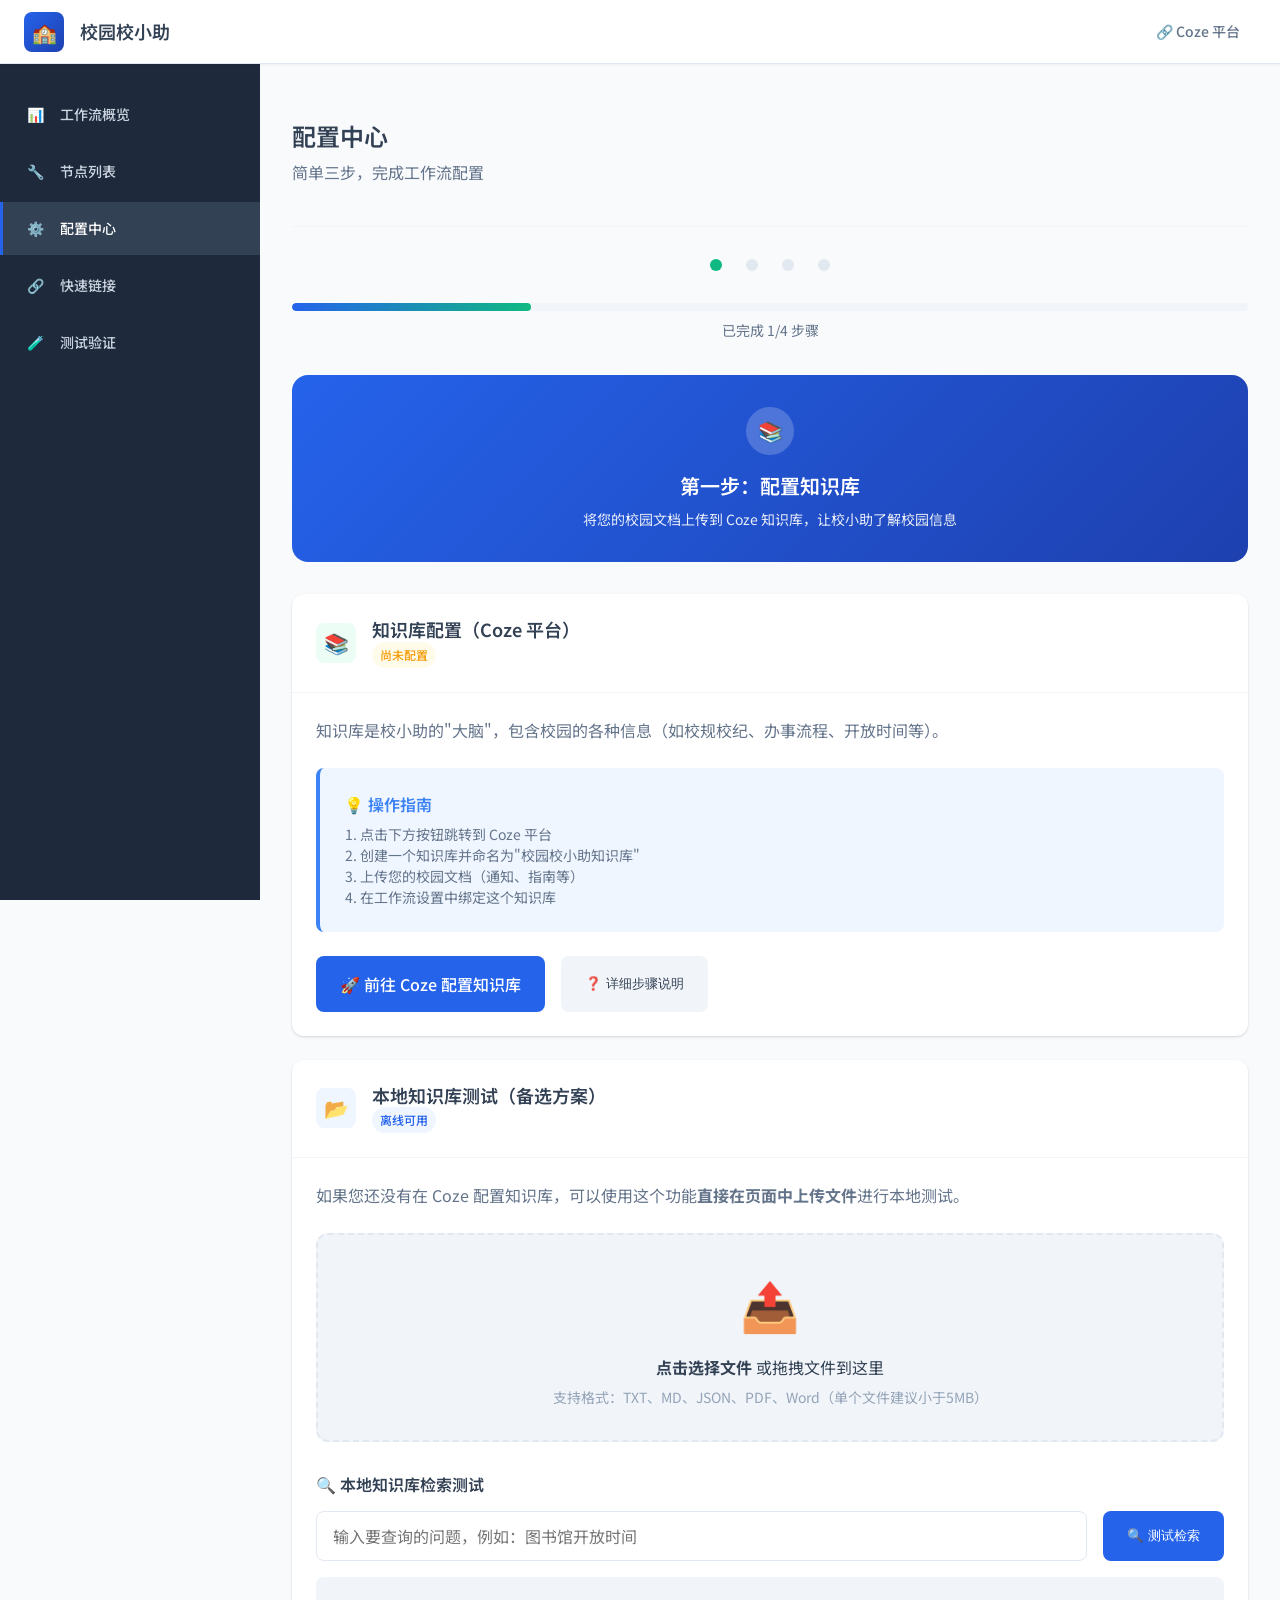
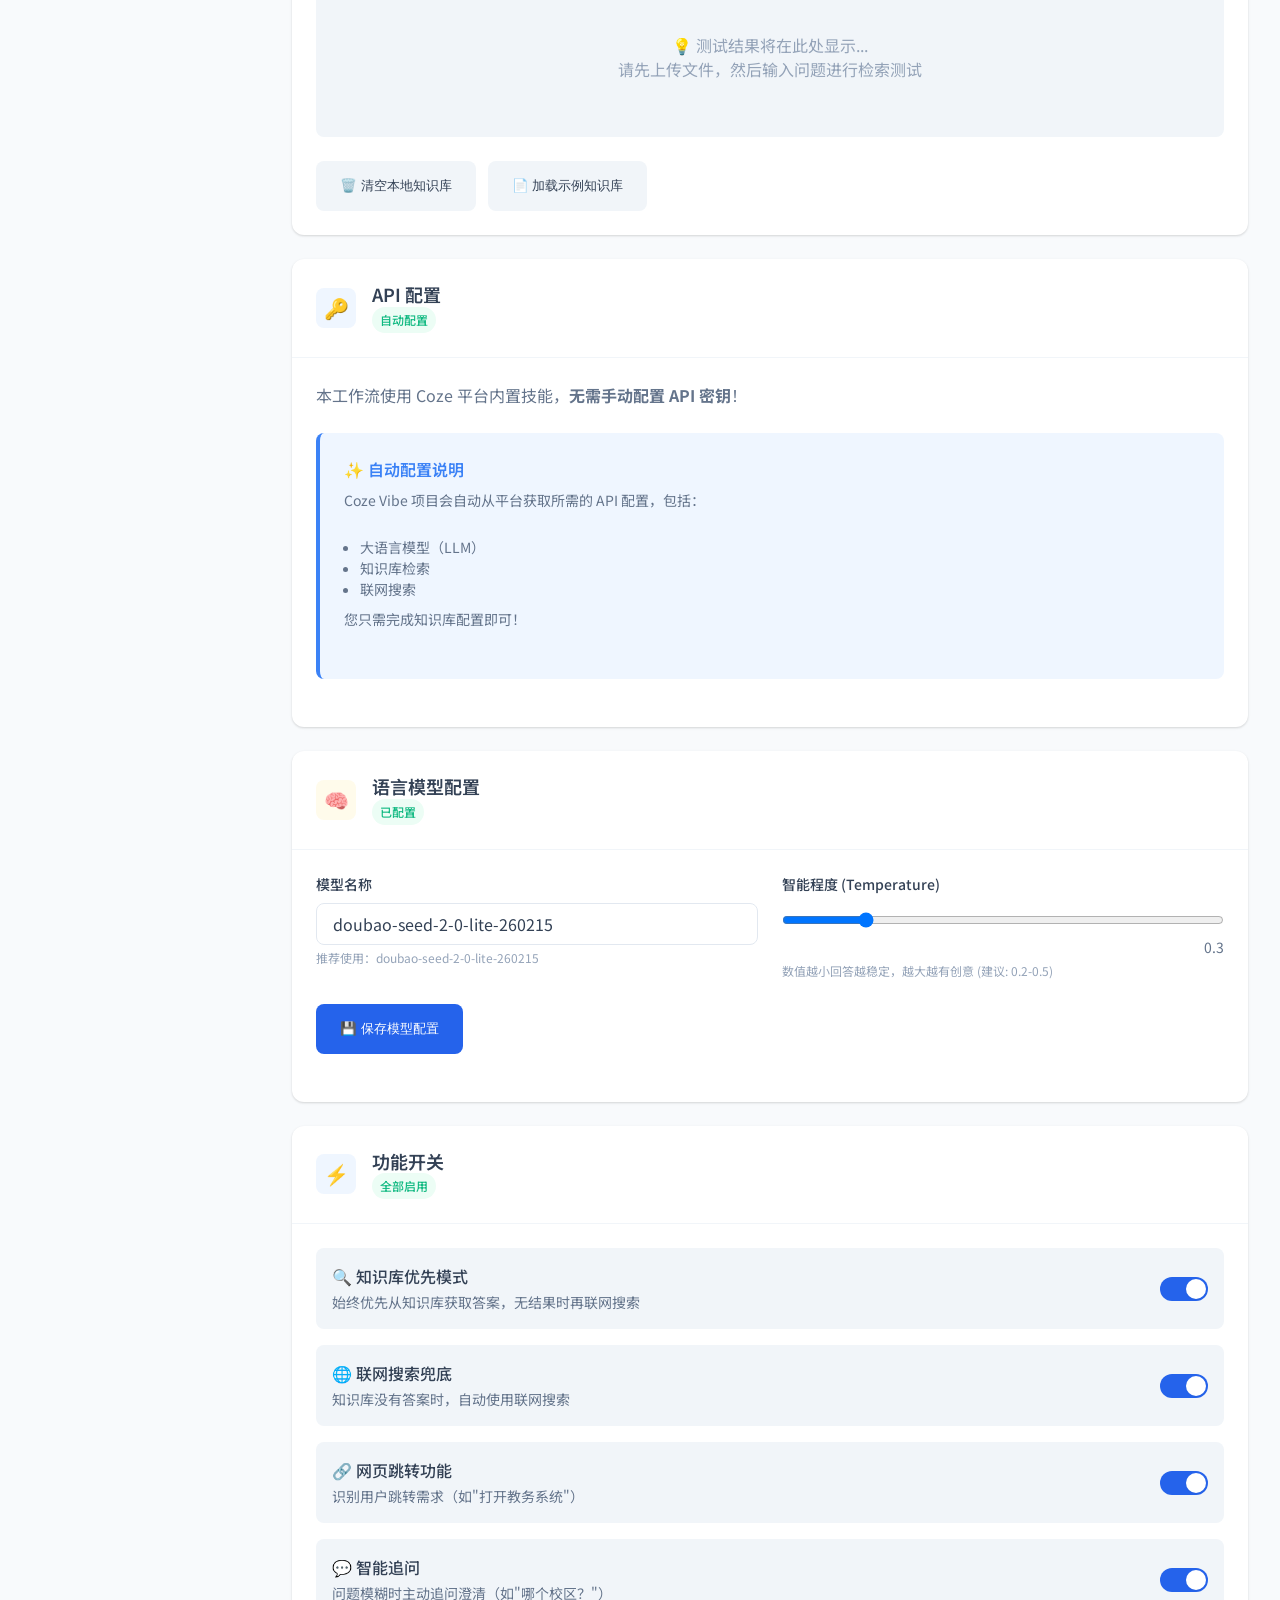
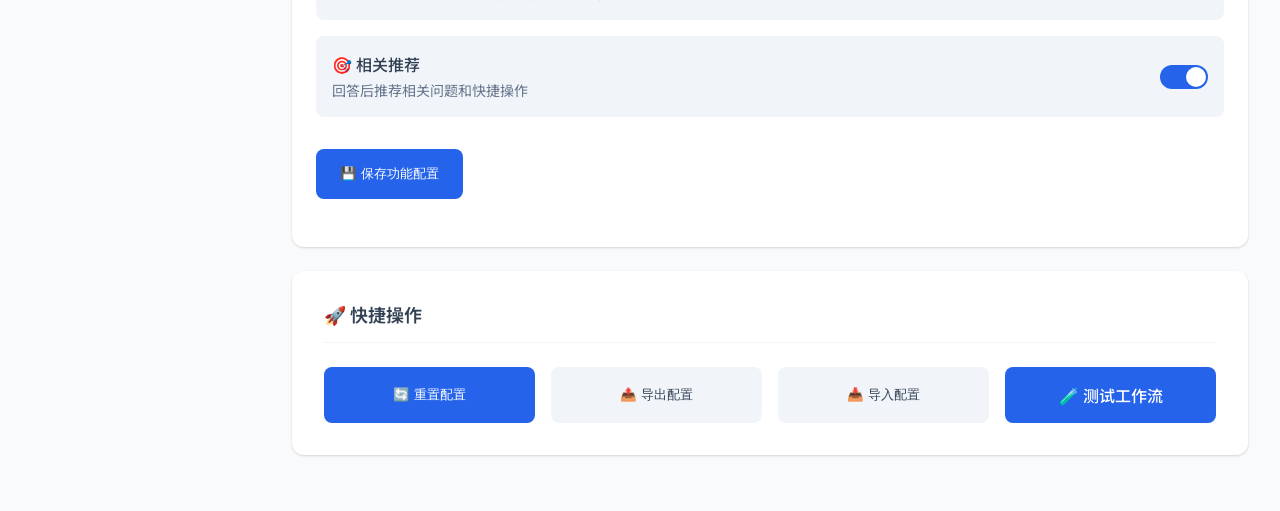
<file: projects/ui/config.html>
﻿﻿﻿﻿<!DOCTYPE html>
<html lang="zh-CN">
<head>
  <meta charset="UTF-8">
  <meta name="viewport" content="width=device-width, initial-scale=1.0">
  <title>校园校小助 - 配置中心</title>
  
  <!-- Fonts -->
  <link rel="preconnect" href="https://fonts.googleapis.com">
  <link rel="preconnect" href="https://fonts.gstatic.com" crossorigin>
  <link href="https://fonts.googleapis.com/css2?family=Noto+Sans+SC:wght@400;500;600;700&display=swap" rel="stylesheet">
  
  <!-- Styles -->
  <link rel="stylesheet" href="css/style.css">
  
  <style>
    /* 简化配置页面样式 */
    .wizard-step {
      background: linear-gradient(135deg, var(--primary) 0%, var(--primary-dark) 100%);
      color: white;
      padding: var(--spacing-xl);
      border-radius: var(--radius-xl);
      margin-bottom: var(--spacing-xl);
      text-align: center;
    }
    
    .wizard-step__number {
      width: 48px;
      height: 48px;
      border-radius: 50%;
      background: rgba(255, 255, 255, 0.2);
      display: flex;
      align-items: center;
      justify-content: center;
      font-size: var(--text-xl);
      font-weight: 700;
      margin: 0 auto var(--spacing-md);
    }
    
    .wizard-step__title {
      font-size: var(--text-xl);
      font-weight: 600;
      margin-bottom: var(--spacing-sm);
    }
    
    .wizard-step__desc {
      opacity: 0.9;
      font-size: var(--text-sm);
    }
    
    .config-card {
      background: var(--bg-secondary);
      border-radius: var(--radius-lg);
      box-shadow: var(--shadow);
      overflow: hidden;
      margin-bottom: var(--spacing-lg);
    }
    
    .config-card__header {
      padding: var(--spacing-lg);
      border-bottom: 1px solid var(--border-light);
      display: flex;
      align-items: center;
      gap: var(--spacing-md);
    }
    
    .config-card__icon {
      width: 40px;
      height: 40px;
      border-radius: var(--radius-md);
      display: flex;
      align-items: center;
      justify-content: center;
      font-size: var(--text-xl);
    }
    
    .config-card__title {
      font-size: var(--text-lg);
      font-weight: 600;
      margin: 0;
    }
    
    .config-card__body {
      padding: var(--spacing-lg);
    }
    
    .config-card__body p {
      color: var(--text-secondary);
      margin-bottom: var(--spacing-lg);
    }
    
    .action-btn {
      display: inline-flex;
      align-items: center;
      gap: var(--spacing-sm);
      padding: var(--spacing-md) var(--spacing-lg);
      background: var(--primary);
      color: white;
      border-radius: var(--radius-md);
      text-decoration: none;
      font-weight: 500;
      transition: all var(--transition);
      border: none;
      cursor: pointer;
    }
    
    .action-btn:hover {
      background: var(--primary-dark);
      transform: translateY(-2px);
      box-shadow: var(--shadow-lg);
    }
    
    .action-btn--secondary {
      background: var(--bg-tertiary);
      color: var(--text-primary);
    }
    
    .action-btn--secondary:hover {
      background: var(--border);
    }
    
    .step-indicator {
      display: flex;
      justify-content: center;
      gap: var(--spacing-lg);
      margin-bottom: var(--spacing-xl);
    }
    
    .step-dot {
      width: 12px;
      height: 12px;
      border-radius: 50%;
      background: var(--border);
      transition: all var(--transition);
    }
    
    .step-dot.active {
      background: var(--primary);
      transform: scale(1.3);
    }
    
    .step-dot.completed {
      background: var(--success);
    }
    
    .config-section {
      background: var(--bg-secondary);
      border-radius: var(--radius-lg);
      padding: var(--spacing-xl);
      margin-bottom: var(--spacing-lg);
      box-shadow: var(--shadow);
    }
    
    .config-section__title {
      font-size: var(--text-lg);
      font-weight: 600;
      margin-bottom: var(--spacing-lg);
      padding-bottom: var(--spacing-md);
      border-bottom: 1px solid var(--border-light);
      display: flex;
      align-items: center;
      gap: var(--spacing-sm);
    }
    
    .form-row {
      display: grid;
      grid-template-columns: repeat(2, 1fr);
      gap: var(--spacing-lg);
    }
    
    @media (max-width: 768px) {
      .form-row {
        grid-template-columns: 1fr;
      }
    }
    
    .toggle-group {
      display: flex;
      align-items: center;
      justify-content: space-between;
      padding: var(--spacing-md);
      background: var(--bg-tertiary);
      border-radius: var(--radius-md);
      margin-bottom: var(--spacing-md);
    }
    
    .toggle-group__label {
      font-weight: 500;
      color: var(--text-primary);
    }
    
    .toggle-group__desc {
      font-size: var(--text-sm);
      color: var(--text-secondary);
      margin-top: var(--spacing-xs);
    }
    
    .toggle {
      position: relative;
      width: 48px;
      height: 24px;
      background: var(--border);
      border-radius: 12px;
      cursor: pointer;
      transition: all var(--transition);
    }
    
    .toggle.active {
      background: var(--primary);
    }
    
    .toggle::after {
      content: '';
      position: absolute;
      top: 2px;
      left: 2px;
      width: 20px;
      height: 20px;
      background: white;
      border-radius: 50%;
      transition: all var(--transition);
      box-shadow: var(--shadow-sm);
    }
    
    .toggle.active::after {
      left: 26px;
    }
    
    .notification {
      position: fixed;
      top: var(--spacing-xl);
      right: var(--spacing-xl);
      padding: var(--spacing-md) var(--spacing-lg);
      border-radius: var(--radius-md);
      display: flex;
      align-items: center;
      gap: var(--spacing-md);
      box-shadow: var(--shadow-lg);
      z-index: 3000;
      animation: slideIn 0.3s ease-out;
    }
    
    .notification--success {
      background: var(--success);
      color: white;
    }
    
    .notification--error {
      background: var(--error);
      color: white;
    }
    
    .notification--info {
      background: var(--info);
      color: white;
    }
    
    .notification--warning {
      background: var(--warning);
      color: white;
    }
    
    .notification--fadeout {
      animation: fadeOut 0.3s ease-out forwards;
    }
    
    @keyframes slideIn {
      from {
        opacity: 0;
        transform: translateX(100px);
      }
      to {
        opacity: 1;
        transform: translateX(0);
      }
    }
    
    @keyframes fadeOut {
      to {
        opacity: 0;
        transform: translateX(100px);
      }
    }
    
    .help-card {
      background: var(--info-bg);
      border-left: 4px solid var(--info);
      padding: var(--spacing-lg);
      border-radius: var(--radius-md);
      margin-bottom: var(--spacing-lg);
    }
    
    .help-card__title {
      font-weight: 600;
      color: var(--info);
      margin-bottom: var(--spacing-sm);
    }
    
    .help-card__content {
      color: var(--text-secondary);
      font-size: var(--text-sm);
    }
    
    .status-badge {
      display: inline-flex;
      align-items: center;
      gap: 4px;
      padding: 4px 8px;
      border-radius: var(--radius-full);
      font-size: var(--text-xs);
      font-weight: 500;
    }
    
    .status-badge--success {
      background: var(--success-bg);
      color: var(--success);
    }
    
    .status-badge--warning {
      background: var(--warning-bg);
      color: var(--warning);
    }
    
    .status-badge--error {
      background: var(--error-bg);
      color: var(--error);
    }
    
    .status-badge--info {
      background: var(--primary-bg);
      color: var(--primary);
    }
    
    .progress-bar {
      height: 8px;
      background: var(--bg-tertiary);
      border-radius: 4px;
      overflow: hidden;
      margin-bottom: var(--spacing-sm);
    }
    
    .progress-bar__fill {
      height: 100%;
      background: linear-gradient(90deg, var(--primary) 0%, var(--success) 100%);
      border-radius: 4px;
      transition: width var(--transition);
    }
    
    /* 上传区域样式 */
    .upload-area {
      border: 2px dashed var(--border);
      border-radius: var(--radius-lg);
      padding: var(--spacing-xl);
      text-align: center;
      transition: all var(--transition);
      background: var(--bg-tertiary);
      cursor: pointer;
    }
    
    .upload-area:hover {
      border-color: var(--primary);
      background: var(--primary-bg);
    }
    
    .upload-area.dragover {
      border-color: var(--primary);
      background: var(--primary-bg);
      transform: scale(1.02);
    }
    
    .upload-area__icon {
      font-size: 3rem;
      margin-bottom: var(--spacing-md);
    }
    
    .upload-area__text {
      font-size: var(--text-base);
      color: var(--text-primary);
      margin-bottom: var(--spacing-sm);
    }
    
    .upload-area__hint {
      font-size: var(--text-sm);
      color: var(--text-tertiary);
    }
    
    /* 文件列表样式 */
    .file-list {
      display: flex;
      flex-direction: column;
      gap: var(--spacing-sm);
    }
    
    .file-item {
      display: flex;
      align-items: center;
      justify-content: space-between;
      padding: var(--spacing-md);
      background: var(--bg-tertiary);
      border-radius: var(--radius-md);
      transition: all var(--transition);
    }
    
    .file-item:hover {
      background: var(--border);
    }
    
    .file-item__info {
      display: flex;
      align-items: center;
      gap: var(--spacing-md);
      flex: 1;
    }
    
    .file-item__icon {
      font-size: 1.5rem;
    }
    
    .file-item__name {
      font-weight: 500;
      color: var(--text-primary);
    }
    
    .file-item__size {
      font-size: var(--text-xs);
      color: var(--text-tertiary);
    }
    
    .file-item__delete {
      padding: 4px 8px;
      background: var(--error-bg);
      color: var(--error);
      border: none;
      border-radius: var(--radius-sm);
      cursor: pointer;
      font-size: var(--text-xs);
      transition: all var(--transition);
    }
    
    .file-item__delete:hover {
      background: var(--error);
      color: white;
    }
    
    /* 测试区域样式 */
    .test-input-group {
      display: flex;
      gap: var(--spacing-md);
    }
    
    @media (max-width: 768px) {
      .test-input-group {
        flex-direction: column;
      }
    }
    
    .test-results {
      background: var(--bg-tertiary);
      border-radius: var(--radius-md);
      padding: var(--spacing-lg);
      max-height: 400px;
      overflow-y: auto;
    }
    
    .test-results__placeholder {
      text-align: center;
      color: var(--text-tertiary);
      padding: var(--spacing-xl);
    }
    
    .test-results__item {
      margin-bottom: var(--spacing-md);
      padding-bottom: var(--spacing-md);
      border-bottom: 1px solid var(--border-light);
    }
    
    .test-results__item:last-child {
      border-bottom: none;
      margin-bottom: 0;
      padding-bottom: 0;
    }
    
    .test-results__title {
      font-weight: 600;
      color: var(--text-primary);
      margin-bottom: var(--spacing-sm);
    }
    
    .test-results__content {
      color: var(--text-secondary);
      font-size: var(--text-sm);
      line-height: 1.7;
    }
    
    .test-results__score {
      display: inline-block;
      padding: 2px 8px;
      background: var(--success-bg);
      color: var(--success);
      border-radius: var(--radius-sm);
      font-size: var(--text-xs);
      margin-top: var(--spacing-sm);
    }
  </style>
</head>
<body>
  <!-- Header -->
  <header class="header">
    <div class="header__logo">
      <div class="header__logo-icon">🏫</div>
      <span>校园校小助</span>
    </div>
    <nav class="header__nav">
      <a href="https://www.coze.cn" target="_blank" rel="noopener noreferrer" class="header__link">
        🔗 Coze 平台
      </a>
    </nav>
  </header>

  <!-- Sidebar -->
  <aside class="sidebar">
    <nav>
      <ul class="sidebar__menu">
        <li class="sidebar__item">
          <a href="index.html" class="sidebar__link" data-page="index">
            <span>📊</span>
            <span>工作流概览</span>
          </a>
        </li>
        <li class="sidebar__item">
          <a href="nodes.html" class="sidebar__link" data-page="nodes">
            <span>🔧</span>
            <span>节点列表</span>
          </a>
        </li>
        <li class="sidebar__item">
          <a href="config.html" class="sidebar__link sidebar__link--active" data-page="config">
            <span>⚙️</span>
            <span>配置中心</span>
          </a>
        </li>
        <li class="sidebar__item">
          <a href="links.html" class="sidebar__link" data-page="links">
            <span>🔗</span>
            <span>快速链接</span>
          </a>
        </li>
        <li class="sidebar__item">
          <a href="test.html" class="sidebar__link" data-page="test">
            <span>🧪</span>
            <span>测试验证</span>
          </a>
        </li>
      </ul>
    </nav>
  </aside>

  <!-- Main Content -->
  <main class="main">
    <div class="content">
      <!-- Page Header -->
      <div class="page-header">
        <h1 class="page-header__title">配置中心</h1>
        <p class="page-header__subtitle">简单三步，完成工作流配置</p>
      </div>

      <!-- 进度指示 -->
      <div class="step-indicator">
        <div class="step-dot completed" title="步骤1：知识库"></div>
        <div class="step-dot" title="步骤2：模型配置"></div>
        <div class="step-dot" title="步骤3：功能开关"></div>
        <div class="step-dot" title="步骤4：测试验证"></div>
      </div>

      <!-- 进度条 -->
      <div class="progress-bar">
        <div class="progress-bar__fill" style="width: 25%"></div>
      </div>
      <p style="text-align: center; color: var(--text-secondary); font-size: var(--text-sm); margin-bottom: var(--spacing-xl);">
        已完成 1/4 步骤
      </p>

      <!-- 引导卡片 -->
      <div class="wizard-step animate-fadeIn">
        <div class="wizard-step__number">📚</div>
        <div class="wizard-step__title">第一步：配置知识库</div>
        <div class="wizard-step__desc">将您的校园文档上传到 Coze 知识库，让校小助了解校园信息</div>
      </div>

      <!-- 知识库配置卡片 -->
      <div class="config-card animate-fadeIn">
        <div class="config-card__header">
          <div class="config-card__icon" style="background: var(--success-bg); color: var(--success);">📚</div>
          <div>
            <h3 class="config-card__title">知识库配置（Coze 平台）</h3>
            <span class="status-badge status-badge--warning">尚未配置</span>
          </div>
        </div>
        <div class="config-card__body">
          <p>知识库是校小助的"大脑"，包含校园的各种信息（如校规校纪、办事流程、开放时间等）。</p>
          
          <div class="help-card">
            <div class="help-card__title">💡 操作指南</div>
            <div class="help-card__content">
              <ol style="margin: 0; padding-left: var(--spacing-md);">
                <li>点击下方按钮跳转到 Coze 平台</li>
                <li>创建一个知识库并命名为"校园校小助知识库"</li>
                <li>上传您的校园文档（通知、指南等）</li>
                <li>在工作流设置中绑定这个知识库</li>
              </ol>
            </div>
          </div>
          
          <div style="display: flex; gap: var(--spacing-md);">
            <a href="https://www.coze.cn" target="_blank" class="action-btn">
              🚀 前往 Coze 配置知识库
            </a>
            <button class="action-btn action-btn--secondary" onclick="showKnowledgeHelp()">
              ❓ 详细步骤说明
            </button>
          </div>
        </div>
      </div>

      <!-- 本地知识库测试卡片 -->
      <div class="config-card animate-fadeIn" style="animation-delay: 0.05s;">
        <div class="config-card__header">
          <div class="config-card__icon" style="background: var(--primary-bg); color: var(--primary);">📂</div>
          <div>
            <h3 class="config-card__title">本地知识库测试（备选方案）</h3>
            <span class="status-badge status-badge--info">离线可用</span>
          </div>
        </div>
        <div class="config-card__body">
          <p>如果您还没有在 Coze 配置知识库，可以使用这个功能<strong>直接在页面中上传文件</strong>进行本地测试。</p>
          
          <!-- 文件上传区域 -->
          <div class="upload-area" id="upload-area">
            <input type="file" id="file-input" accept=".txt,.md,.json,.pdf,.doc,.docx" style="display: none;">
            <div class="upload-area__icon">📤</div>
            <div class="upload-area__text">
              <strong>点击选择文件</strong> 或拖拽文件到这里
            </div>
            <div class="upload-area__hint">
              支持格式：TXT、MD、JSON、PDF、Word（单个文件建议小于5MB）
            </div>
          </div>
          
          <!-- 已上传文件列表 -->
          <div id="uploaded-files" class="uploaded-files" style="margin-top: var(--spacing-lg); display: none;">
            <h4 style="font-size: var(--text-base); margin-bottom: var(--spacing-md); color: var(--text-primary);">
              📋 已上传文件：
            </h4>
            <div id="file-list" class="file-list"></div>
          </div>
          
          <!-- 本地测试区域 -->
          <div class="test-area" style="margin-top: var(--spacing-xl);">
            <h4 style="font-size: var(--text-base); margin-bottom: var(--spacing-md); color: var(--text-primary);">
              🔍 本地知识库检索测试
            </h4>
            
            <div class="test-input-group">
              <input type="text" 
                     id="test-query" 
                     class="form-input" 
                     placeholder="输入要查询的问题，例如：图书馆开放时间"
                     style="flex: 1;">
              <button class="action-btn" onclick="testLocalSearch()">
                🔍 测试检索
              </button>
            </div>
            
            <div id="test-results" class="test-results" style="margin-top: var(--spacing-md);">
              <div class="test-results__placeholder">
                💡 测试结果将在此处显示...<br>
                请先上传文件，然后输入问题进行检索测试
              </div>
            </div>
          </div>
          
          <div style="margin-top: var(--spacing-lg);">
            <button class="action-btn action-btn--secondary" onclick="clearLocalKnowledge()">
              🗑️ 清空本地知识库
            </button>
            <button class="action-btn action-btn--secondary" style="margin-left: var(--spacing-sm);" onclick="loadSampleKnowledge()">
              📄 加载示例知识库
            </button>
          </div>
        </div>
      </div>

      <!-- API 配置卡片 -->
      <div class="config-card animate-fadeIn" style="animation-delay: 0.1s;">
        <div class="config-card__header">
          <div class="config-card__icon" style="background: var(--info-bg); color: var(--info);">🔑</div>
          <div>
            <h3 class="config-card__title">API 配置</h3>
            <span class="status-badge status-badge--success">自动配置</span>
          </div>
        </div>
        <div class="config-card__body">
          <p>本工作流使用 Coze 平台内置技能，<strong>无需手动配置 API 密钥</strong>！</p>
          
          <div class="help-card">
            <div class="help-card__title">✨ 自动配置说明</div>
            <div class="help-card__content">
              <p>Coze Vibe 项目会自动从平台获取所需的 API 配置，包括：</p>
              <ul style="margin: var(--spacing-sm) 0; padding-left: var(--spacing-md);">
                <li>大语言模型（LLM）</li>
                <li>知识库检索</li>
                <li>联网搜索</li>
              </ul>
              <p>您只需完成知识库配置即可！</p>
            </div>
          </div>
        </div>
      </div>

      <!-- 模型配置卡片 -->
      <div class="config-card animate-fadeIn" style="animation-delay: 0.2s;">
        <div class="config-card__header">
          <div class="config-card__icon" style="background: var(--warning-bg); color: var(--warning);">🧠</div>
          <div>
            <h3 class="config-card__title">语言模型配置</h3>
            <span class="status-badge status-badge--success">已配置</span>
          </div>
        </div>
        <div class="config-card__body">
          <form id="llm-form">
            <div class="form-row">
              <div class="form-group">
                <label class="form-label">模型名称</label>
                <input type="text" 
                       class="form-input" 
                       name="model" 
                       value="doubao-seed-2-0-lite-260215"
                       placeholder="输入模型名称">
                <div class="form-help">推荐使用：doubao-seed-2-0-lite-260215</div>
              </div>
              
              <div class="form-group">
                <label class="form-label">智能程度 (Temperature)</label>
                <input type="range" 
                       class="form-input" 
                       name="temperature" 
                       value="0.3"
                       min="0"
                       max="2"
                       step="0.1"
                       oninput="this.nextElementSibling.value = this.value">
                <output style="display: block; text-align: right; color: var(--text-secondary); font-size: var(--text-sm);">0.3</output>
                <div class="form-help">数值越小回答越稳定，越大越有创意 (建议: 0.2-0.5)</div>
              </div>
            </div>
            
            <div class="form-group">
              <button type="submit" class="action-btn">💾 保存模型配置</button>
            </div>
          </form>
        </div>
      </div>

      <!-- 功能开关卡片 -->
      <div class="config-card animate-fadeIn" style="animation-delay: 0.3s;">
        <div class="config-card__header">
          <div class="config-card__icon" style="background: var(--primary-bg); color: var(--primary);">⚡</div>
          <div>
            <h3 class="config-card__title">功能开关</h3>
            <span class="status-badge status-badge--success">全部启用</span>
          </div>
        </div>
        <div class="config-card__body">
          <form id="features-form">
            <div class="toggle-group">
              <div>
                <div class="toggle-group__label">🔍 知识库优先模式</div>
                <div class="toggle-group__desc">始终优先从知识库获取答案，无结果时再联网搜索</div>
              </div>
              <div class="toggle active" data-toggle="knowledge_first" onclick="toggleSwitch(this)"></div>
            </div>
            
            <div class="toggle-group">
              <div>
                <div class="toggle-group__label">🌐 联网搜索兜底</div>
                <div class="toggle-group__desc">知识库没有答案时，自动使用联网搜索</div>
              </div>
              <div class="toggle active" data-toggle="web_search_enabled" onclick="toggleSwitch(this)"></div>
            </div>
            
            <div class="toggle-group">
              <div>
                <div class="toggle-group__label">🔗 网页跳转功能</div>
                <div class="toggle-group__desc">识别用户跳转需求（如"打开教务系统"）</div>
              </div>
              <div class="toggle active" data-toggle="jump_enabled" onclick="toggleSwitch(this)"></div>
            </div>
            
            <div class="toggle-group">
              <div>
                <div class="toggle-group__label">💬 智能追问</div>
                <div class="toggle-group__desc">问题模糊时主动追问澄清（如"哪个校区？"）</div>
              </div>
              <div class="toggle active" data-toggle="clarify_enabled" onclick="toggleSwitch(this)"></div>
            </div>
            
            <div class="toggle-group">
              <div>
                <div class="toggle-group__label">🎯 相关推荐</div>
                <div class="toggle-group__desc">回答后推荐相关问题和快捷操作</div>
              </div>
              <div class="toggle active" data-toggle="recommend_enabled" onclick="toggleSwitch(this)"></div>
            </div>
            
            <div class="form-group" style="margin-top: var(--spacing-xl);">
              <button type="submit" class="action-btn">💾 保存功能配置</button>
            </div>
          </form>
        </div>
      </div>

      <!-- 快捷操作 -->
      <div class="config-section animate-fadeIn" style="animation-delay: 0.4s;">
        <h3 class="config-section__title">🚀 快捷操作</h3>
        <div style="display: grid; grid-template-columns: repeat(auto-fit, minmax(200px, 1fr)); gap: var(--spacing-md);">
          <button class="action-btn" style="justify-content: center;" onclick="resetConfig()">
            🔄 重置配置
          </button>
          <button class="action-btn action-btn--secondary" style="justify-content: center;" onclick="exportConfig()">
            📤 导出配置
          </button>
          <button class="action-btn action-btn--secondary" style="justify-content: center;" onclick="importConfig()">
            📥 导入配置
          </button>
          <a href="test.html" class="action-btn" style="justify-content: center;">
            🧪 测试工作流
          </a>
        </div>
      </div>
    </div>
  </main>

  <!-- 帮助弹窗 -->
  <div id="knowledge-help-modal" class="modal" style="display: none;">
    <div class="modal__content">
      <div class="modal__header">
        <h2>📚 知识库配置详细指南</h2>
        <button class="modal__close" onclick="document.getElementById('knowledge-help-modal').style.display='none'">&times;</button>
      </div>
      <div class="modal__body">
        <div style="margin-bottom: var(--spacing-lg);">
          <h3>第一步：登录 Coze 平台</h3>
          <p>访问 <a href="https://www.coze.cn" target="_blank">https://www.coze.cn</a> 登录您的账号</p>
        </div>
        
        <div style="margin-bottom: var(--spacing-lg);">
          <h3>第二步：进入知识库管理</h3>
          <p>在左侧导航栏找到「知识库」或「Knowledge Base」选项，点击进入</p>
        </div>
        
        <div style="margin-bottom: var(--spacing-lg);">
          <h3>第三步：创建知识库</h3>
          <ol>
            <li>点击「创建知识库」按钮</li>
            <li>输入知识库名称：<strong>校园校小助知识库</strong></li>
            <li>选择知识库类型：文档型知识库</li>
            <li>点击「创建」</li>
          </ol>
        </div>
        
        <div style="margin-bottom: var(--spacing-lg);">
          <h3>第四步：上传文档</h3>
          <ol>
            <li>进入知识库详情页</li>
            <li>点击「上传文档」</li>
            <li>选择您的校园文档（支持 PDF、Word、TXT、Markdown 等格式）</li>
            <li>等待文档解析完成</li>
          </ol>
        </div>
        
        <div style="margin-bottom: var(--spacing-lg);">
          <h3>第五步：绑定到工作流</h3>
          <ol>
            <li>返回您的工作流项目</li>
            <li>找到「工作流设置」或「Workflow Settings」</li>
            <li>在「知识库绑定」中选择您创建的知识库</li>
            <li>点击「保存」</li>
          </ol>
        </div>
        
        <div class="help-card">
          <div class="help-card__title">💡 提示</div>
          <div class="help-card__content">
            <p>上传的文档越多，校小助的回答越准确！建议上传：</p>
            <ul>
              <li>校园通知和公告</li>
              <li>校规校纪</li>
              <li>办事指南和流程</li>
              <li>图书馆开放时间</li>
              <li>食堂作息</li>
              <li>考试安排</li>
              <li>奖学金评定标准</li>
            </ul>
          </div>
        </div>
      </div>
      <div class="modal__footer">
        <button class="action-btn action-btn--secondary" onclick="document.getElementById('knowledge-help-modal').style.display='none'">我知道了</button>
        <a href="https://www.coze.cn" target="_blank" class="action-btn">前往配置</a>
      </div>
    </div>
  </div>

  <!-- Scripts -->
  <script src="js/workflow-data.js"></script>
  <script src="js/main.js"></script>
  
  <script>
    // ==================== 本地知识库功能 ====================
    
    const KNOWLEDGE_STORAGE_KEY = 'local_knowledge_base';
    let knowledgeBase = [];
    
    // 初始化
    document.addEventListener('DOMContentLoaded', function() {
      loadKnowledgeBase();
      initUploadArea();
      loadSavedConfig();
    });
    
    // 加载知识库
    function loadKnowledgeBase() {
      const saved = localStorage.getItem(KNOWLEDGE_STORAGE_KEY);
      if (saved) {
        try {
          knowledgeBase = JSON.parse(saved);
          updateFileList();
        } catch (error) {
          console.error('Failed to load knowledge base:', error);
          knowledgeBase = [];
        }
      }
    }
    
    // 保存知识库
    function saveKnowledgeBase() {
      localStorage.setItem(KNOWLEDGE_STORAGE_KEY, JSON.stringify(knowledgeBase));
      updateFileList();
    }
    
    // 初始化上传区域
    function initUploadArea() {
      const uploadArea = document.getElementById('upload-area');
      const fileInput = document.getElementById('file-input');
      
      // 点击上传
      uploadArea.addEventListener('click', function() {
        fileInput.click();
      });
      
      // 文件选择
      fileInput.addEventListener('change', function(e) {
        handleFiles(e.target.files);
      });
      
      // 拖拽上传
      uploadArea.addEventListener('dragover', function(e) {
        e.preventDefault();
        uploadArea.classList.add('dragover');
      });
      
      uploadArea.addEventListener('dragleave', function(e) {
        e.preventDefault();
        uploadArea.classList.remove('dragover');
      });
      
      uploadArea.addEventListener('drop', function(e) {
        e.preventDefault();
        uploadArea.classList.remove('dragover');
        handleFiles(e.dataTransfer.files);
      });
    }
    
    // 处理文件
    function handleFiles(files) {
      if (!files || files.length === 0) return;
      
      Array.from(files).forEach(file => {
        const reader = new FileReader();
        
        reader.onload = function(e) {
          const content = e.target.result;
          const fileData = {
            id: Date.now() + '_' + Math.random().toString(36).substr(2, 9),
            name: file.name,
            size: file.size,
            type: file.type || 'text/plain',
            content: content,
            uploadTime: new Date().toLocaleString('zh-CN')
          };
          
          knowledgeBase.push(fileData);
          saveKnowledgeBase();
          showNotification(`文件「${file.name}」上传成功！`, 'success');
        };
        
        reader.onerror = function() {
          showNotification(`文件「${file.name}」读取失败！`, 'error');
        };
        
        if (file.type === 'application/json' || file.type === 'text/plain' || 
            file.name.endsWith('.txt') || file.name.endsWith('.md') || 
            file.name.endsWith('.json')) {
          reader.readAsText(file);
        } else {
          // 对于 PDF、Word 等格式，读取为文本（简化处理）
          reader.readAsText(file);
        }
      });
    }
    
    // 更新文件列表
    function updateFileList() {
      const fileListContainer = document.getElementById('uploaded-files');
      const fileList = document.getElementById('file-list');
      
      if (knowledgeBase.length === 0) {
        fileListContainer.style.display = 'none';
        return;
      }
      
      fileListContainer.style.display = 'block';
      
      fileList.innerHTML = knowledgeBase.map(file => `
        <div class="file-item">
          <div class="file-item__info">
            <div class="file-item__icon">${getFileIcon(file.type)}</div>
            <div>
              <div class="file-item__name">${file.name}</div>
              <div class="file-item__size">${formatFileSize(file.size)} · ${file.uploadTime}</div>
            </div>
          </div>
          <button class="file-item__delete" onclick="deleteFile('${file.id}')">删除</button>
        </div>
      `).join('');
    }
    
    // 删除文件
    function deleteFile(fileId) {
      knowledgeBase = knowledgeBase.filter(file => file.id !== fileId);
      saveKnowledgeBase();
      showNotification('文件已删除', 'success');
    }
    
    // 清空知识库
    function clearLocalKnowledge() {
      if (confirm('确定要清空本地知识库吗？此操作不可恢复。')) {
        knowledgeBase = [];
        saveKnowledgeBase();
        document.getElementById('test-results').innerHTML = `
          <div class="test-results__placeholder">
            💡 测试结果将在此处显示...<br>
            请先上传文件，然后输入问题进行检索测试
          </div>
        `;
        showNotification('本地知识库已清空', 'success');
      }
    }
    
    // 加载示例知识库
    function loadSampleKnowledge() {
      const sampleData = [
        {
          id: 'sample_1',
          name: '校园通知.txt',
          size: 1024,
          type: 'text/plain',
          content: `校园通知：
          
1. 图书馆开放时间：周一至周五 8:00-22:00，周末 9:00-21:00
2. 食堂作息：早餐 7:00-9:00，午餐 11:00-13:00，晚餐 17:00-19:00
3. 选课时间：2024年春季学期选课时间为2月15日-2月20日
4. 考试安排：期末考试时间为6月15日-6月25日
5. 暑假时间：7月1日-8月31日
6. 校园网服务电话：010-12345678
7. 教务处办公地点：行政楼201室
8. 学生证补办：携带身份证到教务处办理，费用20元
9. 奖学金评定：每学期进行一次，成绩排名前10%可申请
10. 入党流程：提交入党申请书→参加党校培训→成为积极分子→发展为预备党员→转正`,
          uploadTime: new Date().toLocaleString('zh-CN')
        },
        {
          id: 'sample_2',
          name: '校规校纪.md',
          size: 2048,
          type: 'text/markdown',
          content: `# 校规校纪

## 一、日常行为规范
1. 按时上课，不迟到、不早退、不旷课
2. 上课时认真听讲，积极参与课堂互动
3. 遵守考试纪律，诚信考试
4. 爱护公物，保护校园环境
5. 尊敬师长，团结同学

## 二、宿舍管理规定
1. 晚上23:00前必须返回宿舍
2. 宿舍内禁止使用大功率电器
3. 保持宿舍卫生整洁
4. 禁止在宿舍内吸烟、饮酒
5. 来访人员需登记

## 三、请假制度
1. 病假：需提供医院证明
2. 事假：需提前申请，说明原因
3. 请假3天以内由辅导员批准
4. 请假3天以上需教务处批准

## 四、违规处理
1. 迟到早退：累计3次记旷课1次
2. 旷课10学时以上给予警告处分
3. 考试作弊：成绩记零分，视情节严重程度给予处分
4. 打架斗殴：视情节给予严重警告至开除学籍处分
5. 抄袭作业：成绩记零分`,
          uploadTime: new Date().toLocaleString('zh-CN')
        }
      ];
      
      knowledgeBase = [...sampleData];
      saveKnowledgeBase();
      showNotification('示例知识库已加载！包含校园通知和校规校纪', 'success');
    }
    
    // 测试本地检索
    function testLocalSearch() {
      const query = document.getElementById('test-query').value.trim();
      
      if (!query) {
        showNotification('请输入要查询的问题！', 'warning');
        return;
      }
      
      if (knowledgeBase.length === 0) {
        showNotification('请先上传文件到本地知识库！', 'warning');
        return;
      }
      
      // 简单的关键词匹配检索（模拟知识库检索）
      const results = searchKnowledge(query);
      displayResults(query, results);
    }
    
    // 知识库检索
    function searchKnowledge(query) {
      const keywords = query.toLowerCase().split(/\s+/);
      const results = [];
      
      knowledgeBase.forEach(doc => {
        const content = doc.content.toLowerCase();
        let score = 0;
        let matchedKeywords = [];
        
        keywords.forEach(keyword => {
          if (content.includes(keyword)) {
            score += 1;
            matchedKeywords.push(keyword);
          }
        });
        
        // 计算相关性得分
        const relevanceScore = score / keywords.length;
        
        if (relevanceScore > 0) {
          // 提取相关片段
          const snippet = extractSnippet(doc.content, keywords);
          
          results.push({
            document: doc,
            score: relevanceScore,
            matchedKeywords: matchedKeywords,
            snippet: snippet
          });
        }
      });
      
      // 按得分排序
      results.sort((a, b) => b.score - a.score);
      
      return results;
    }
    
    // 提取相关片段
    function extractSnippet(content, keywords) {
      const lines = content.split('\n');
      let bestLine = '';
      let maxMatches = 0;
      
      lines.forEach(line => {
        const lineLower = line.toLowerCase();
        let matches = 0;
        
        keywords.forEach(keyword => {
          if (lineLower.includes(keyword)) {
            matches++;
          }
        });
        
        if (matches > maxMatches) {
          maxMatches = matches;
          bestLine = line.trim();
        }
      });
      
      return bestLine || content.substring(0, 200) + '...';
    }
    
    // 显示检索结果
    function displayResults(query, results) {
      const resultsContainer = document.getElementById('test-results');
      
      if (results.length === 0) {
        resultsContainer.innerHTML = `
          <div class="test-results__placeholder">
            😕 未找到相关结果<br>
            尝试使用其他关键词，或上传更多文档到知识库
          </div>
        `;
        return;
      }
      
      resultsContainer.innerHTML = `
        <div style="margin-bottom: var(--spacing-md); color: var(--text-secondary); font-size: var(--text-sm);">
          找到 ${results.length} 个相关结果：
        </div>
        ${results.slice(0, 5).map((result, index) => `
          <div class="test-results__item">
            <div class="test-results__title">
              ${result.document.name}
              <span class="test-results__score">相关度：${Math.round(result.score * 100)}%</span>
            </div>
            <div class="test-results__content">
              ${result.snippet}
            </div>
          </div>
        `).join('')}
        ${results.length > 5 ? `
          <div style="text-align: center; color: var(--text-tertiary); font-size: var(--text-sm); margin-top: var(--spacing-md);">
            还有 ${results.length - 5} 个结果...
          </div>
        ` : ''}
      `;
    }
    
    // 工具函数
    function getFileIcon(type) {
      if (type.includes('pdf')) return '📄';
      if (type.includes('word') || type.includes('document')) return '📝';
      if (type.includes('json')) return '📋';
      if (type.includes('markdown') || type.includes('md')) return '📑';
      return '📃';
    }
    
    function formatFileSize(bytes) {
      if (bytes < 1024) return bytes + ' B';
      if (bytes < 1024 * 1024) return (bytes / 1024).toFixed(1) + ' KB';
      return (bytes / (1024 * 1024)).toFixed(1) + ' MB';
    }
    
    // ==================== 其他功能 ====================
    
    // 显示知识库帮助
    window.showKnowledgeHelp = function() {
      document.getElementById('knowledge-help-modal').style.display = 'flex';
    };
    
    // Toggle Switch
    window.toggleSwitch = function(element) {
      element.classList.toggle('active');
    };
    
    // 表单提交
    document.querySelectorAll('form').forEach(form => {
      form.addEventListener('submit', function(e) {
        e.preventDefault();
        
        // 获取表单数据
        const formData = new FormData(this);
        const config = Object.fromEntries(formData.entries());
        
        // 获取开关状态
        document.querySelectorAll('.toggle').forEach(toggle => {
          const key = toggle.getAttribute('data-toggle');
          if (key) {
            config[key] = toggle.classList.contains('active');
          }
        });
        
        // 保存到 localStorage
        localStorage.setItem('workflow_config', JSON.stringify(config));
        
        // 显示通知
        showNotification('配置已保存成功！', 'success');
      });
    });
    
    // 显示通知
    function showNotification(message, type = 'info') {
      // 移除已存在的通知
      const existing = document.querySelector('.notification');
      if (existing) existing.remove();
      
      const notification = document.createElement('div');
      notification.className = `notification notification--${type}`;
      notification.innerHTML = `<span>${message}</span>`;
      
      document.body.appendChild(notification);
      
      // 自动消失
      setTimeout(() => {
        notification.classList.add('notification--fadeout');
        setTimeout(() => notification.remove(), 300);
      }, 3000);
    }
    
    // 加载保存的配置
    function loadSavedConfig() {
      const saved = localStorage.getItem('workflow_config');
      if (!saved) return;
      
      try {
        const config = JSON.parse(saved);
        
        // 填充表单
        Object.keys(config).forEach(key => {
          const input = document.querySelector(`[name="${key}"]`);
          if (input) {
            input.value = config[key];
            
            // 更新 range 输入的 output 元素
            const output = input.nextElementSibling;
            if (output && output.tagName === 'OUTPUT') {
              output.value = config[key];
            }
          }
          
          // 恢复开关状态
          const toggle = document.querySelector(`[data-toggle="${key}"]`);
          if (toggle && typeof config[key] === 'boolean') {
            toggle.classList.toggle('active', config[key]);
          }
        });
      } catch (error) {
        console.error('Failed to load config:', error);
      }
    }
    
    // 重置配置
    window.resetConfig = function() {
      if (confirm('确定要重置所有配置吗？')) {
        localStorage.removeItem('workflow_config');
        location.reload();
      }
    };
    
    // 导出配置
    window.exportConfig = function() {
      const config = localStorage.getItem('workflow_config');
      if (!config) {
        showNotification('没有可导出的配置', 'warning');
        return;
      }
      
      const blob = new Blob([config], { type: 'application/json' });
      const url = URL.createObjectURL(blob);
      const a = document.createElement('a');
      a.href = url;
      a.download = 'workflow_config.json';
      document.body.appendChild(a);
      a.click();
      document.body.removeChild(a);
      URL.revokeObjectURL(url);
      
      showNotification('配置已导出！', 'success');
    };
    
    // 导入配置
    window.importConfig = function() {
      const input = document.createElement('input');
      input.type = 'file';
      input.accept = '.json';
      input.onchange = function(e) {
        const file = e.target.files[0];
        if (!file) return;
        
        const reader = new FileReader();
        reader.onload = function(event) {
          try {
            const config = JSON.parse(event.target.result);
            localStorage.setItem('workflow_config', JSON.stringify(config));
            showNotification('配置已导入！', 'success');
            setTimeout(() => location.reload(), 1000);
          } catch (error) {
            showNotification('导入失败，请检查文件格式', 'error');
          }
        };
        reader.readAsText(file);
      };
      input.click();
    };
    
    // 关闭弹窗点击外部
    document.querySelector('.modal').addEventListener('click', function(e) {
      if (e.target === this) {
        this.style.display = 'none';
      }
    });
  </script>
</body>
</html>
</file>
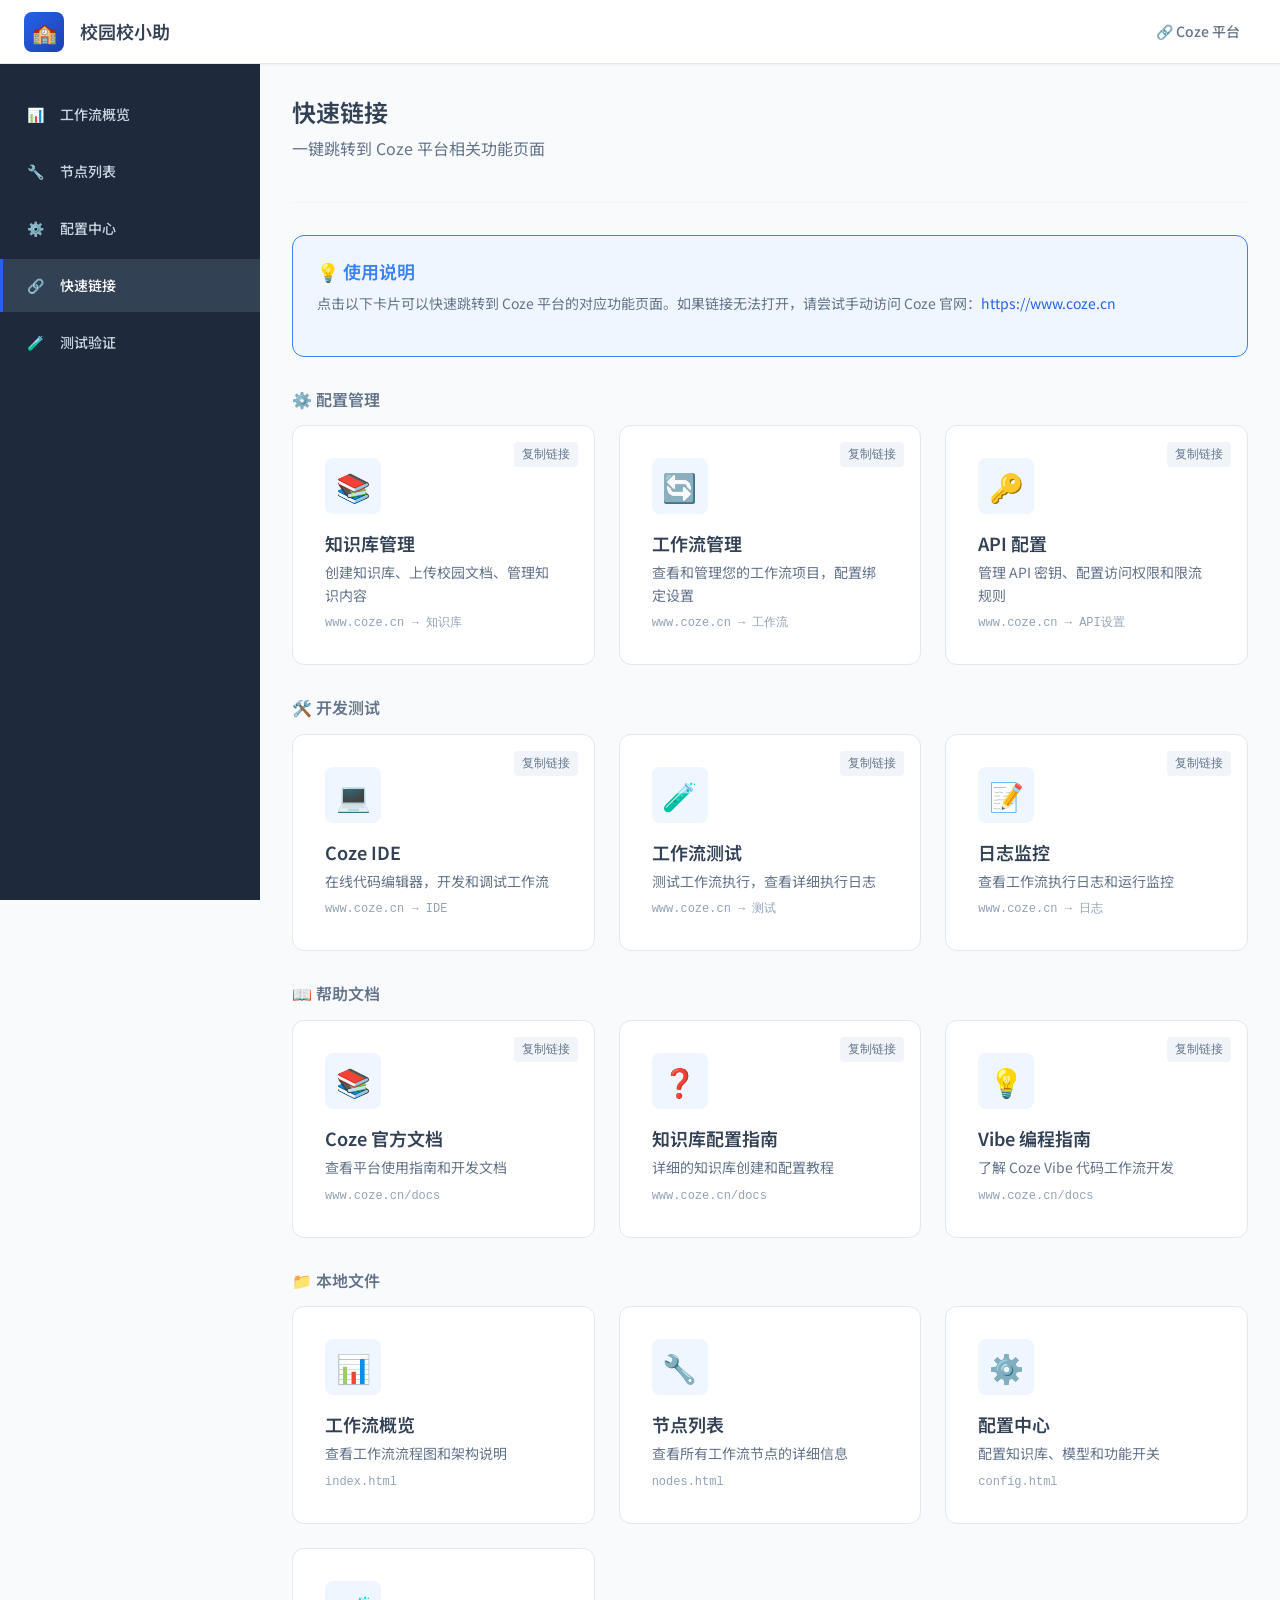
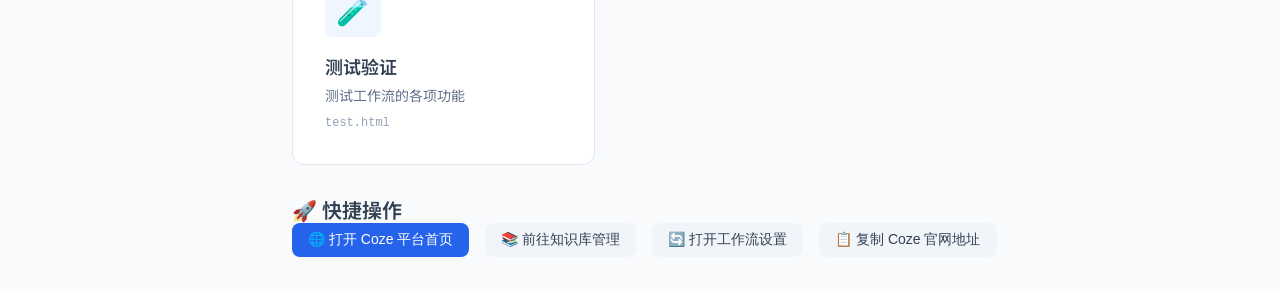
<file: projects/ui/links.html>
﻿<!DOCTYPE html>
<html lang="zh-CN">
<head>
  <meta charset="UTF-8">
  <meta name="viewport" content="width=device-width, initial-scale=1.0">
  <title>校园校小助 - 快速链接</title>
  
  <!-- Fonts -->
  <link rel="preconnect" href="https://fonts.googleapis.com">
  <link rel="preconnect" href="https://fonts.gstatic.com" crossorigin>
  <link href="https://fonts.googleapis.com/css2?family=Noto+Sans+SC:wght@400;500;600;700&display=swap" rel="stylesheet">
  
  <!-- Styles -->
  <link rel="stylesheet" href="css/style.css">
  
  <style>
    .links-grid {
      display: grid;
      grid-template-columns: repeat(auto-fill, minmax(280px, 1fr));
      gap: var(--spacing-lg);
    }
    
    .link-card {
      display: flex;
      flex-direction: column;
      align-items: flex-start;
      gap: var(--spacing-md);
      padding: var(--spacing-xl);
      background: var(--bg-secondary);
      border: 1px solid var(--border);
      border-radius: var(--radius-lg);
      transition: all var(--transition);
      cursor: pointer;
      text-decoration: none;
      position: relative;
    }
    
    .link-card:hover {
      border-color: var(--primary);
      background: var(--primary-bg);
      transform: translateY(-2px);
      box-shadow: var(--shadow-lg);
    }
    
    .link-card.disabled {
      opacity: 0.5;
      cursor: not-allowed;
      pointer-events: none;
    }
    
    .link-card__icon {
      width: 56px;
      height: 56px;
      border-radius: var(--radius-md);
      background: var(--primary-bg);
      color: var(--primary);
      display: flex;
      align-items: center;
      justify-content: center;
      font-size: 1.75rem;
      flex-shrink: 0;
    }
    
    .link-card__content {
      flex: 1;
    }
    
    .link-card__title {
      font-size: var(--text-lg);
      font-weight: 600;
      color: var(--text-primary);
      margin-bottom: var(--spacing-xs);
    }
    
    .link-card__desc {
      font-size: var(--text-sm);
      color: var(--text-secondary);
      line-height: 1.6;
      margin-bottom: var(--spacing-sm);
    }
    
    .link-card__url {
      font-size: var(--text-xs);
      color: var(--text-tertiary);
      font-family: var(--font-mono);
    }
    
    .info-section {
      background: var(--info-bg);
      border: 1px solid var(--info);
      border-radius: var(--radius-lg);
      padding: var(--spacing-lg);
      margin-bottom: var(--spacing-xl);
    }
    
    .info-section h3 {
      color: var(--info);
      font-size: var(--text-lg);
      margin-bottom: var(--spacing-sm);
      display: flex;
      align-items: center;
      gap: var(--spacing-sm);
    }
    
    .info-section p {
      color: var(--text-secondary);
      font-size: var(--text-sm);
      line-height: 1.7;
    }
    
    .section-title {
      font-size: var(--text-xl);
      font-weight: 600;
      margin-bottom: var(--spacing-lg);
      color: var(--text-primary);
    }
    
    .category-section {
      margin-bottom: var(--spacing-xl);
    }
    
    .category-section__title {
      font-size: var(--text-base);
      font-weight: 600;
      color: var(--text-secondary);
      margin-bottom: var(--spacing-md);
      display: flex;
      align-items: center;
      gap: var(--spacing-sm);
    }
    
    .notification {
      position: fixed;
      top: var(--spacing-xl);
      right: var(--spacing-xl);
      padding: var(--spacing-md) var(--spacing-lg);
      border-radius: var(--radius-md);
      box-shadow: var(--shadow-lg);
      z-index: 3000;
      animation: slideIn 0.3s ease-out;
    }
    
    .notification--success {
      background: var(--success);
      color: white;
    }
    
    .notification--error {
      background: var(--error);
      color: white;
    }
    
    .notification--warning {
      background: var(--warning);
      color: white;
    }
    
    .notification--fadeout {
      animation: fadeOut 0.3s ease-out forwards;
    }
    
    @keyframes slideIn {
      from {
        opacity: 0;
        transform: translateX(100px);
      }
      to {
        opacity: 1;
        transform: translateX(0);
      }
    }
    
    @keyframes fadeOut {
      to {
        opacity: 0;
        transform: translateX(100px);
      }
    }
    
    .copy-btn {
      position: absolute;
      top: var(--spacing-md);
      right: var(--spacing-md);
      padding: 4px 8px;
      background: var(--bg-tertiary);
      border: none;
      border-radius: var(--radius-sm);
      font-size: var(--text-xs);
      color: var(--text-secondary);
      cursor: pointer;
      transition: all var(--transition);
    }
    
    .copy-btn:hover {
      background: var(--border);
      color: var(--text-primary);
    }
    
    .copy-btn.copied {
      background: var(--success);
      color: white;
    }
  </style>
</head>
<body>
  <!-- Header -->
  <header class="header">
    <div class="header__logo">
      <div class="header__logo-icon">🏫</div>
      <span>校园校小助</span>
    </div>
    <nav class="header__nav">
      <a href="https://www.coze.cn" target="_blank" rel="noopener noreferrer" class="header__link">
        🔗 Coze 平台
      </a>
    </nav>
  </header>

  <!-- Sidebar -->
  <aside class="sidebar">
    <nav>
      <ul class="sidebar__menu">
        <li class="sidebar__item">
          <a href="index.html" class="sidebar__link" data-page="index">
            <span>📊</span>
            <span>工作流概览</span>
          </a>
        </li>
        <li class="sidebar__item">
          <a href="nodes.html" class="sidebar__link" data-page="nodes">
            <span>🔧</span>
            <span>节点列表</span>
          </a>
        </li>
        <li class="sidebar__item">
          <a href="config.html" class="sidebar__link" data-page="config">
            <span>⚙️</span>
            <span>配置中心</span>
          </a>
        </li>
        <li class="sidebar__item">
          <a href="links.html" class="sidebar__link sidebar__link--active" data-page="links">
            <span>🔗</span>
            <span>快速链接</span>
          </a>
        </li>
        <li class="sidebar__item">
          <a href="test.html" class="sidebar__link" data-page="test">
            <span>🧪</span>
            <span>测试验证</span>
          </a>
        </li>
      </ul>
    </nav>
  </aside>

  <!-- Main Content -->
  <main class="main">
    <div class="content">
      <!-- Page Header -->
      <div class="page-header">
        <h1 class="page-header__title">快速链接</h1>
        <p class="page-header__subtitle">一键跳转到 Coze 平台相关功能页面</p>
      </div>

      <!-- Info Section -->
      <div class="info-section animate-fadeIn">
        <h3>💡 使用说明</h3>
        <p>点击以下卡片可以快速跳转到 Coze 平台的对应功能页面。如果链接无法打开，请尝试手动访问 Coze 官网：<a href="https://www.coze.cn" target="_blank" style="color: var(--primary);">https://www.coze.cn</a></p>
      </div>

      <!-- Configuration Category -->
      <div class="category-section">
        <h3 class="category-section__title">⚙️ 配置管理</h3>
        <div class="links-grid">
          <div class="link-card" data-url="https://www.coze.cn">
            <button class="copy-btn" onclick="copyLink(this)">复制链接</button>
            <div class="link-card__icon">📚</div>
            <div class="link-card__content">
              <div class="link-card__title">知识库管理</div>
              <div class="link-card__desc">创建知识库、上传校园文档、管理知识内容</div>
              <div class="link-card__url">www.coze.cn → 知识库</div>
            </div>
          </div>
          
          <div class="link-card" data-url="https://www.coze.cn">
            <button class="copy-btn" onclick="copyLink(this)">复制链接</button>
            <div class="link-card__icon">🔄</div>
            <div class="link-card__content">
              <div class="link-card__title">工作流管理</div>
              <div class="link-card__desc">查看和管理您的工作流项目，配置绑定设置</div>
              <div class="link-card__url">www.coze.cn → 工作流</div>
            </div>
          </div>
          
          <div class="link-card" data-url="https://www.coze.cn">
            <button class="copy-btn" onclick="copyLink(this)">复制链接</button>
            <div class="link-card__icon">🔑</div>
            <div class="link-card__content">
              <div class="link-card__title">API 配置</div>
              <div class="link-card__desc">管理 API 密钥、配置访问权限和限流规则</div>
              <div class="link-card__url">www.coze.cn → API设置</div>
            </div>
          </div>
        </div>
      </div>

      <!-- Development Category -->
      <div class="category-section">
        <h3 class="category-section__title">🛠️ 开发测试</h3>
        <div class="links-grid">
          <div class="link-card" data-url="https://www.coze.cn">
            <button class="copy-btn" onclick="copyLink(this)">复制链接</button>
            <div class="link-card__icon">💻</div>
            <div class="link-card__content">
              <div class="link-card__title">Coze IDE</div>
              <div class="link-card__desc">在线代码编辑器，开发和调试工作流</div>
              <div class="link-card__url">www.coze.cn → IDE</div>
            </div>
          </div>
          
          <div class="link-card" data-url="https://www.coze.cn">
            <button class="copy-btn" onclick="copyLink(this)">复制链接</button>
            <div class="link-card__icon">🧪</div>
            <div class="link-card__content">
              <div class="link-card__title">工作流测试</div>
              <div class="link-card__desc">测试工作流执行，查看详细执行日志</div>
              <div class="link-card__url">www.coze.cn → 测试</div>
            </div>
          </div>
          
          <div class="link-card" data-url="https://www.coze.cn">
            <button class="copy-btn" onclick="copyLink(this)">复制链接</button>
            <div class="link-card__icon">📝</div>
            <div class="link-card__content">
              <div class="link-card__title">日志监控</div>
              <div class="link-card__desc">查看工作流执行日志和运行监控</div>
              <div class="link-card__url">www.coze.cn → 日志</div>
            </div>
          </div>
        </div>
      </div>

      <!-- Documentation Category -->
      <div class="category-section">
        <h3 class="category-section__title">📖 帮助文档</h3>
        <div class="links-grid">
          <a href="https://www.coze.cn/docs" target="_blank" rel="noopener noreferrer" class="link-card">
            <button class="copy-btn" onclick="copyLink(this)">复制链接</button>
            <div class="link-card__icon">📚</div>
            <div class="link-card__content">
              <div class="link-card__title">Coze 官方文档</div>
              <div class="link-card__desc">查看平台使用指南和开发文档</div>
              <div class="link-card__url">www.coze.cn/docs</div>
            </div>
          </a>
          
          <a href="https://www.coze.cn/docs" target="_blank" rel="noopener noreferrer" class="link-card">
            <button class="copy-btn" onclick="copyLink(this)">复制链接</button>
            <div class="link-card__icon">❓</div>
            <div class="link-card__content">
              <div class="link-card__title">知识库配置指南</div>
              <div class="link-card__desc">详细的知识库创建和配置教程</div>
              <div class="link-card__url">www.coze.cn/docs</div>
            </div>
          </a>
          
          <a href="https://www.coze.cn/docs" target="_blank" rel="noopener noreferrer" class="link-card">
            <button class="copy-btn" onclick="copyLink(this)">复制链接</button>
            <div class="link-card__icon">💡</div>
            <div class="link-card__content">
              <div class="link-card__title">Vibe 编程指南</div>
              <div class="link-card__desc">了解 Coze Vibe 代码工作流开发</div>
              <div class="link-card__url">www.coze.cn/docs</div>
            </div>
          </a>
        </div>
      </div>

      <!-- Local Links Category -->
      <div class="category-section">
        <h3 class="category-section__title">📁 本地文件</h3>
        <div class="links-grid">
          <a href="index.html" class="link-card">
            <div class="link-card__icon">📊</div>
            <div class="link-card__content">
              <div class="link-card__title">工作流概览</div>
              <div class="link-card__desc">查看工作流流程图和架构说明</div>
              <div class="link-card__url">index.html</div>
            </div>
          </a>
          
          <a href="nodes.html" class="link-card">
            <div class="link-card__icon">🔧</div>
            <div class="link-card__content">
              <div class="link-card__title">节点列表</div>
              <div class="link-card__desc">查看所有工作流节点的详细信息</div>
              <div class="link-card__url">nodes.html</div>
            </div>
          </a>
          
          <a href="config.html" class="link-card">
            <div class="link-card__icon">⚙️</div>
            <div class="link-card__content">
              <div class="link-card__title">配置中心</div>
              <div class="link-card__desc">配置知识库、模型和功能开关</div>
              <div class="link-card__url">config.html</div>
            </div>
          </a>
          
          <a href="test.html" class="link-card">
            <div class="link-card__icon">🧪</div>
            <div class="link-card__content">
              <div class="link-card__title">测试验证</div>
              <div class="link-card__desc">测试工作流的各项功能</div>
              <div class="link-card__url">test.html</div>
            </div>
          </a>
        </div>
      </div>

      <!-- Shortcuts -->
      <div class="config-section" style="margin-top: var(--spacing-xl);">
        <h3 class="config-section__title">🚀 快捷操作</h3>
        <div style="display: flex; flex-wrap: gap; gap: var(--spacing-md);">
          <button class="btn btn--primary" onclick="openLink('https://www.coze.cn')">
            🌐 打开 Coze 平台首页
          </button>
          <button class="btn btn--secondary" onclick="openLink('https://www.coze.cn')">
            📚 前往知识库管理
          </button>
          <button class="btn btn--secondary" onclick="openLink('https://www.coze.cn')">
            🔄 打开工作流设置
          </button>
          <button class="btn btn--secondary" onclick="copyCozeUrl()">
            📋 复制 Coze 官网地址
          </button>
        </div>
      </div>
    </div>
  </main>

  <!-- Scripts -->
  <script src="js/workflow-data.js"></script>
  <script src="js/main.js"></script>
  
  <script>
    // 打开链接
    function openLink(url) {
      try {
        const newWindow = window.open(url, '_blank');
        if (newWindow) {
          showNotification(`正在打开 ${url}...`, 'success');
        } else {
          showNotification('浏览器阻止了弹窗，请允许弹窗或手动访问链接', 'warning');
          navigator.clipboard.writeText(url).then(() => {
            showNotification('链接已复制到剪贴板', 'success');
          });
        }
      } catch (error) {
        showNotification('无法打开链接，请手动访问', 'error');
        navigator.clipboard.writeText(url).then(() => {
          showNotification('链接已复制到剪贴板', 'success');
        });
      }
    }
    
    // 复制链接
    function copyLink(button) {
      const card = button.parentElement;
      const url = card.getAttribute('data-url') || card.getAttribute('href');
      
      if (url) {
        navigator.clipboard.writeText(url).then(() => {
          button.textContent = '已复制';
          button.classList.add('copied');
          setTimeout(() => {
            button.textContent = '复制链接';
            button.classList.remove('copied');
          }, 2000);
          showNotification('链接已复制到剪贴板', 'success');
        }).catch(() => {
          showNotification('复制失败，请手动复制', 'error');
        });
      }
    }
    
    // 复制 Coze 官网地址
    function copyCozeUrl() {
      const url = 'https://www.coze.cn';
      navigator.clipboard.writeText(url).then(() => {
        showNotification('链接已复制到剪贴板', 'success');
      }).catch(() => {
        showNotification('复制失败，请手动复制', 'error');
      });
    }
    
    // 显示通知
    function showNotification(message, type = 'success') {
      // 移除已存在的通知
      const existing = document.querySelector('.notification');
      if (existing) existing.remove();
      
      const notification = document.createElement('div');
      notification.className = `notification notification--${type}`;
      
      let icon = '✅';
      if (type === 'error') icon = '❌';
      if (type === 'warning') icon = '⚠️';
      
      notification.innerHTML = `<span>${icon} ${message}</span>`;
      
      document.body.appendChild(notification);
      
      // 自动消失
      setTimeout(() => {
        notification.classList.add('notification--fadeout');
        setTimeout(() => notification.remove(), 300);
      }, 3000);
    }
    
    // 点击卡片打开链接
    document.querySelectorAll('.link-card').forEach(card => {
      card.addEventListener('click', function(e) {
        // 阻止按钮点击事件冒泡
        if (e.target.classList.contains('copy-btn')) return;
        
        const url = this.getAttribute('data-url');
        if (url) {
          openLink(url);
        }
      });
    });
  </script>
</body>
</html>
</file>
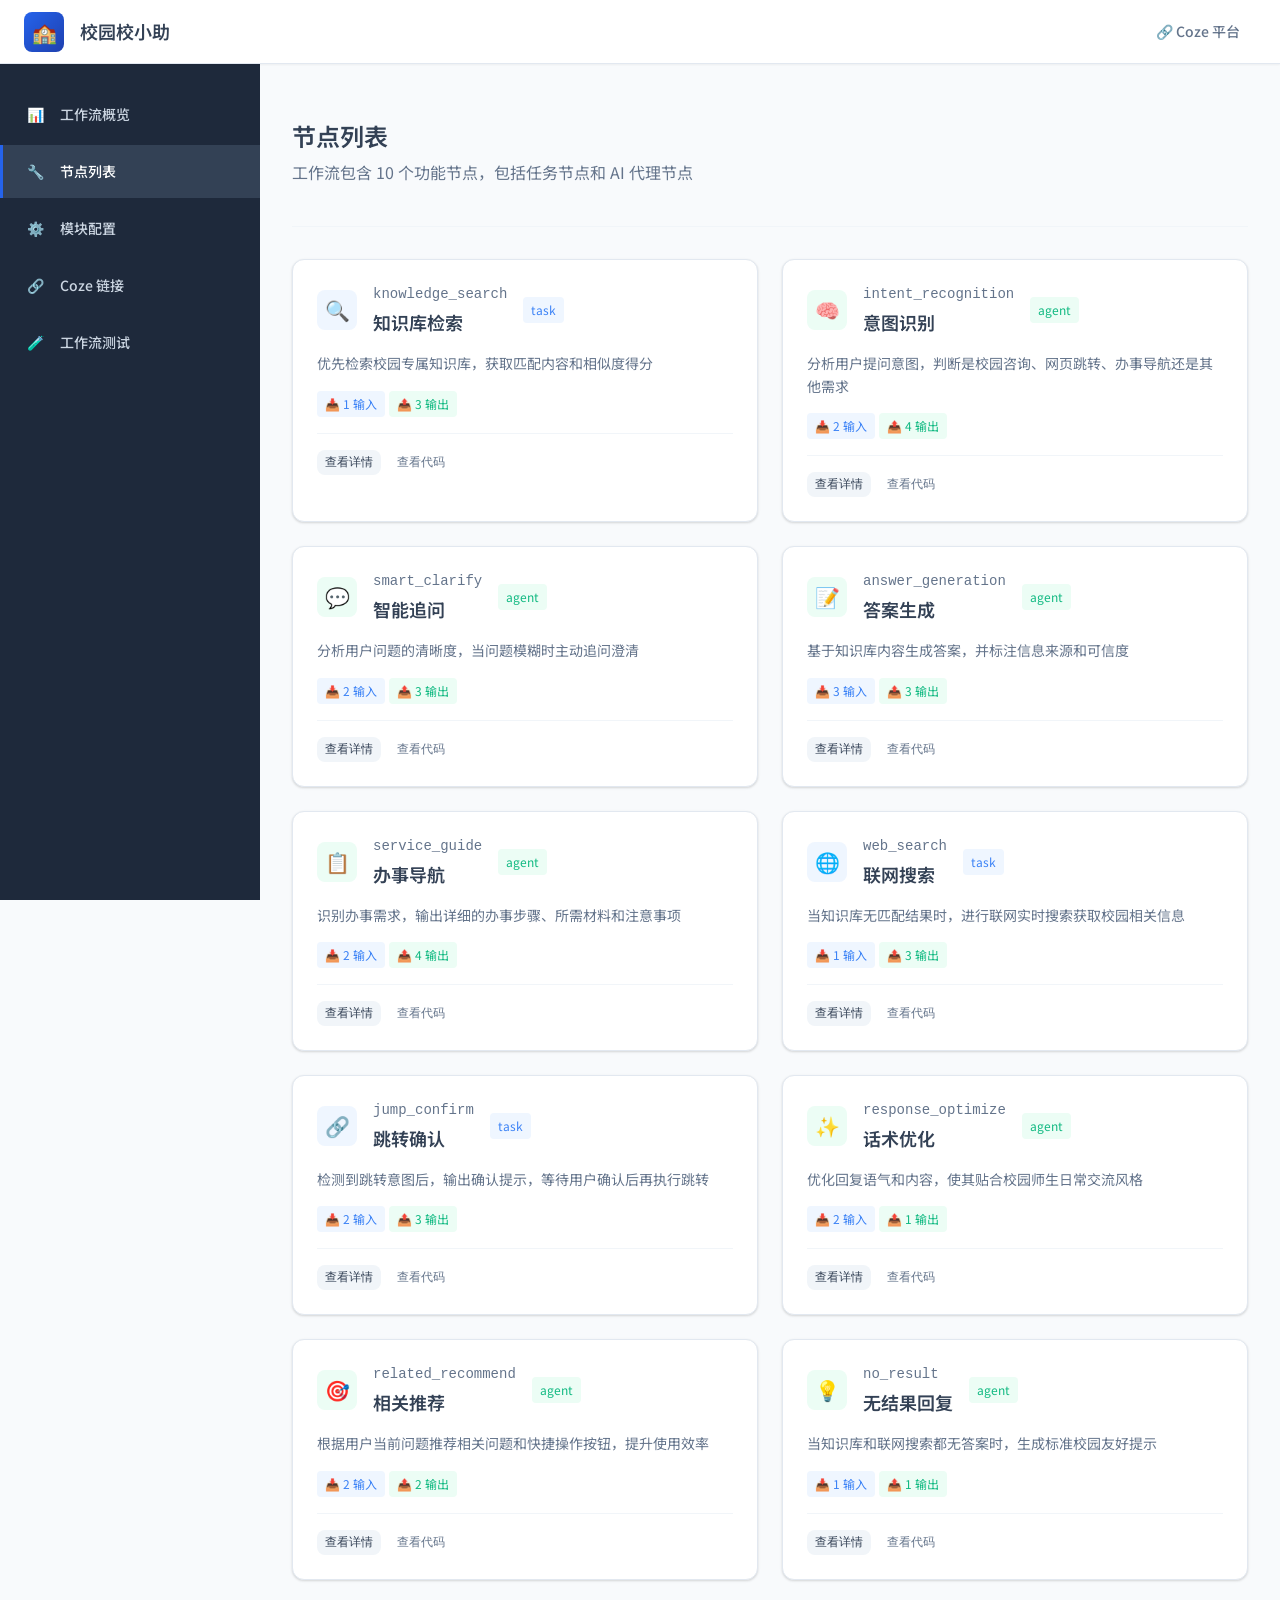
<file: projects/ui/nodes.html>
﻿﻿﻿﻿<!DOCTYPE html>
<html lang="zh-CN">
<head>
  <meta charset="UTF-8">
  <meta name="viewport" content="width=device-width, initial-scale=1.0">
  <title>校园校小助 - 节点列表</title>
  
  <!-- Fonts -->
  <link rel="preconnect" href="https://fonts.googleapis.com">
  <link rel="preconnect" href="https://fonts.gstatic.com" crossorigin>
  <link href="https://fonts.googleapis.com/css2?family=Noto+Sans+SC:wght@400;500;600;700&display=swap" rel="stylesheet">
  
  <!-- Styles -->
  <link rel="stylesheet" href="css/style.css">
  
  <style>
    .nodes-grid {
      display: grid;
      grid-template-columns: repeat(auto-fill, minmax(320px, 1fr));
      gap: var(--spacing-lg);
    }
    
    .node-card {
      cursor: pointer;
    }
    
    .node-card__tags {
      display: flex;
      flex-wrap: wrap;
      gap: var(--spacing-xs);
      margin-top: var(--spacing-md);
    }
    
    .tag {
      display: inline-flex;
      align-items: center;
      gap: 4px;
      padding: 4px 8px;
      font-size: 12px;
      border-radius: 4px;
      background: var(--bg-tertiary);
      color: var(--text-secondary);
    }
    
    .tag--task {
      background: var(--info-bg);
      color: var(--info);
    }
    
    .tag--agent {
      background: var(--success-bg);
      color: var(--success);
    }
    
    .tag--input {
      background: var(--info-bg);
      color: var(--info);
    }
    
    .tag--output {
      background: var(--success-bg);
      color: var(--success);
    }
    
    .node-card__actions {
      display: flex;
      gap: var(--spacing-sm);
      margin-top: var(--spacing-md);
      padding-top: var(--spacing-md);
      border-top: 1px solid var(--border-light);
    }
    
    /* Modal styles */
    .modal {
      position: fixed;
      top: 0;
      left: 0;
      right: 0;
      bottom: 0;
      background: rgba(0, 0, 0, 0.5);
      display: flex;
      align-items: center;
      justify-content: center;
      z-index: 2000;
      padding: var(--spacing-lg);
    }
    
    .modal--fadeout {
      animation: fadeOut 0.3s ease-out forwards;
    }
    
    @keyframes fadeOut {
      to {
        opacity: 0;
        transform: scale(0.95);
      }
    }
    
    .modal__content {
      background: var(--bg-secondary);
      border-radius: var(--radius-xl);
      max-width: 600px;
      width: 100%;
      max-height: 80vh;
      overflow-y: auto;
      animation: modalIn 0.3s ease-out;
    }
    
    .modal--lg {
      max-width: 800px;
    }
    
    @keyframes modalIn {
      from {
        opacity: 0;
        transform: scale(0.95) translateY(20px);
      }
      to {
        opacity: 1;
        transform: scale(1) translateY(0);
      }
    }
    
    .modal__header {
      display: flex;
      align-items: flex-start;
      justify-content: space-between;
      padding: var(--spacing-xl);
      border-bottom: 1px solid var(--border-light);
    }
    
    .modal__close {
      background: none;
      border: none;
      font-size: 24px;
      cursor: pointer;
      color: var(--text-tertiary);
      padding: var(--spacing-xs);
      line-height: 1;
    }
    
    .modal__close:hover {
      color: var(--text-primary);
    }
    
    .modal__body {
      padding: var(--spacing-xl);
    }
    
    .modal__footer {
      padding: var(--spacing-lg) var(--spacing-xl);
      border-top: 1px solid var(--border-light);
      background: var(--bg-tertiary);
      display: flex;
      justify-content: flex-end;
      gap: var(--spacing-md);
    }
    
    .detail-section {
      margin-bottom: var(--spacing-lg);
    }
    
    .detail-section h4 {
      font-size: var(--text-sm);
      font-weight: 600;
      color: var(--text-secondary);
      margin-bottom: var(--spacing-sm);
      text-transform: uppercase;
      letter-spacing: 0.05em;
    }
    
    .detail-grid {
      display: grid;
      grid-template-columns: repeat(2, 1fr);
      gap: var(--spacing-lg);
      margin-bottom: var(--spacing-lg);
    }
  </style>
</head>
<body>
  <!-- Header -->
  <header class="header">
    <div class="header__logo">
      <div class="header__logo-icon">🏫</div>
      <span>校园校小助</span>
    </div>
    <nav class="header__nav">
      <a href="https://www.coze.cn" target="_blank" rel="noopener noreferrer" class="header__link">
        🔗 Coze 平台
      </a>
    </nav>
  </header>

  <!-- Sidebar -->
  <aside class="sidebar">
    <nav>
      <ul class="sidebar__menu">
        <li class="sidebar__item">
          <a href="index.html" class="sidebar__link" data-page="index">
            <span>📊</span>
            <span>工作流概览</span>
          </a>
        </li>
        <li class="sidebar__item">
          <a href="nodes.html" class="sidebar__link sidebar__link--active" data-page="nodes">
            <span>🔧</span>
            <span>节点列表</span>
          </a>
        </li>
        <li class="sidebar__item">
          <a href="config.html" class="sidebar__link" data-page="config">
            <span>⚙️</span>
            <span>模块配置</span>
          </a>
        </li>
        <li class="sidebar__item">
          <a href="links.html" class="sidebar__link" data-page="links">
            <span>🔗</span>
            <span>Coze 链接</span>
          </a>
        </li>
        <li class="sidebar__item">
          <a href="test.html" class="sidebar__link" data-page="test">
            <span>🧪</span>
            <span>工作流测试</span>
          </a>
        </li>
      </ul>
    </nav>
  </aside>

  <!-- Main Content -->
  <main class="main">
    <div class="content">
      <!-- Page Header -->
      <div class="page-header">
        <h1 class="page-header__title">节点列表</h1>
        <p class="page-header__subtitle">工作流包含 10 个功能节点，包括任务节点和 AI 代理节点</p>
      </div>

      <!-- Node Cards Grid -->
      <div id="nodes-container" class="nodes-grid">
        <!-- Nodes will be rendered by JavaScript -->
        <div style="text-align: center; padding: 60px 0; color: var(--text-secondary);">
          <p>正在加载节点列表...</p>
        </div>
      </div>
    </div>
  </main>

  <!-- Scripts -->
  <script src="js/workflow-data.js"></script>
  <script src="js/main.js"></script>
  
  <script>
    // 渲染节点列表
    document.addEventListener('DOMContentLoaded', () => {
      renderNodes();
    });
    
    function renderNodes() {
      const container = document.getElementById('nodes-container');
      if (!container) return;
      
      let html = '';
      
      WORKFLOW_DATA.nodes.forEach((node, index) => {
        const typeClass = node.type === 'agent' ? 'tag--agent' : 'tag--task';
        
        html += `
          <div class="node-card card animate-fadeIn" style="animation-delay: ${index * 0.1}s;" data-node="${node.id}" onclick="showNodeDetail('${node.id}')">
            <div class="node-card__header">
              <div class="node-card__icon node-card__icon--${node.type}">
                ${node.icon}
              </div>
              <div>
                <div class="node-card__id">${node.id}</div>
                <div class="node-card__name">${node.name}</div>
              </div>
              <span class="tag ${typeClass}">${node.type}</span>
            </div>
            
            <p class="node-card__description">${node.description}</p>
            
            <div class="node-card__tags">
              <span class="tag tag--input" title="输入字段">📥 ${node.inputs.length} 输入</span>
              <span class="tag tag--output" title="输出字段">📤 ${node.outputs.length} 输出</span>
            </div>
            
            <div class="node-card__actions">
              <button class="btn btn--secondary btn--sm">查看详情</button>
              <button class="btn btn--ghost btn--sm">查看代码</button>
            </div>
          </div>
        `;
      });
      
      container.innerHTML = html;
    }
    
    // 显示节点详情
    window.showNodeDetail = function(nodeId) {
      const node = WORKFLOW_DATA.nodes.find(n => n.id === nodeId);
      if (!node) return;
      
      // 移除已存在的模态框
      const existingModal = document.querySelector('.modal');
      if (existingModal) existingModal.remove();
      
      const modal = document.createElement('div');
      modal.className = 'modal';
      modal.onclick = function(e) {
        if (e.target === this) this.remove();
      };
      
      modal.innerHTML = `
        <div class="modal__content modal--lg">
          <div class="modal__header">
            <div class="flex items-center gap-md">
              <div style="font-size: 2.5rem;">${node.icon}</div>
              <div>
                <h2 style="font-size: 1.5rem; margin-bottom: 4px;">${node.name}</h2>
                <code style="font-size: 0.875rem; color: var(--text-secondary);">${node.id}</code>
              </div>
            </div>
            <button class="modal__close" onclick="this.closest('.modal').remove()">&times;</button>
          </div>
          
          <div class="modal__body">
            <p style="font-size: 1rem; line-height: 1.7; margin-bottom: var(--spacing-xl);">${node.description}</p>
            
            <div class="detail-grid">
              <div class="detail-section">
                <h4>节点类型</h4>
                <span class="tag tag--${node.type}" style="font-size: 0.875rem; padding: 6px 12px;">${node.type.toUpperCase()}</span>
              </div>
              
              <div class="detail-section">
                <h4>源代码文件</h4>
                <code style="font-size: 0.875rem;">${node.file}</code>
              </div>
            </div>
            
            <div class="detail-section">
              <h4>输入字段 (${node.inputs.length})</h4>
              <div class="flex flex-wrap gap-sm" style="margin-top: var(--spacing-sm);">
                ${node.inputs.map(inp => `<span class="tag tag--input" style="font-size: 0.875rem;">${inp}</span>`).join('')}
              </div>
            </div>
            
            <div class="detail-section">
              <h4>输出字段 (${node.outputs.length})</h4>
              <div class="flex flex-wrap gap-sm" style="margin-top: var(--spacing-sm);">
                ${node.outputs.map(out => `<span class="tag tag--output" style="font-size: 0.875rem;">${out}</span>`).join('')}
              </div>
            </div>
            
            ${node.config ? `
              <div class="detail-section">
                <h4>配置文件</h4>
                <code style="font-size: 0.875rem; display: block; padding: var(--spacing-md); background: var(--bg-tertiary); border-radius: var(--radius-md);">${node.config}</code>
              </div>
            ` : ''}
            
            <div class="detail-section">
              <h4>集成技能</h4>
              <div class="flex flex-wrap gap-sm" style="margin-top: var(--spacing-sm);">
                ${node.integrations.length > 0 
                  ? node.integrations.map(int => `<span class="tag" style="font-size: 0.875rem;">${int}</span>`).join('')
                  : '<span class="text-muted text-sm">无</span>'
                }
              </div>
            </div>
          </div>
          
          <div class="modal__footer">
            <button class="btn btn--secondary" onclick="this.closest('.modal').remove()">关闭</button>
            <button class="btn btn--primary">查看源代码</button>
          </div>
        </div>
      `;
      
      document.body.appendChild(modal);
    };
  </script>
</body>
</html>
</file>
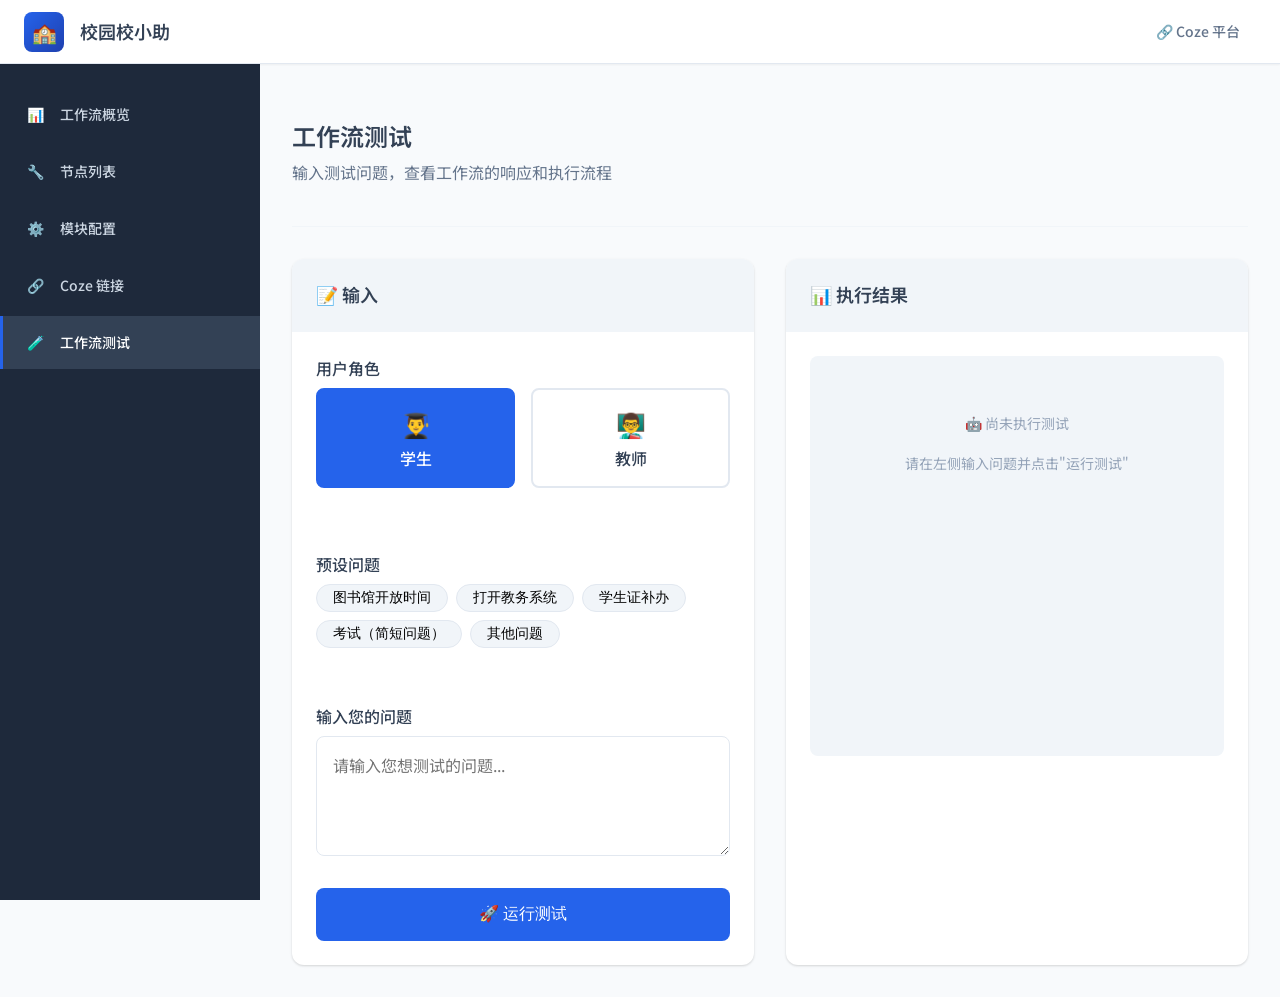
<file: projects/ui/test.html>
﻿﻿﻿﻿<!DOCTYPE html>
<html lang="zh-CN">
<head>
  <meta charset="UTF-8">
  <meta name="viewport" content="width=device-width, initial-scale=1.0">
  <title>校园校小助 - 工作流测试</title>
  
  <!-- Fonts -->
  <link rel="preconnect" href="https://fonts.googleapis.com">
  <link rel="preconnect" href="https://fonts.gstatic.com" crossorigin>
  <link href="https://fonts.googleapis.com/css2?family=Noto+Sans+SC:wght@400;500;600;700&display=swap" rel="stylesheet">
  
  <!-- Styles -->
  <link rel="stylesheet" href="css/style.css">
  
  <style>
    .test-container {
      display: grid;
      grid-template-columns: 1fr 1fr;
      gap: var(--spacing-xl);
      min-height: 600px;
    }
    
    @media (max-width: 1024px) {
      .test-container {
        grid-template-columns: 1fr;
      }
    }
    
    .test-panel {
      background: var(--bg-secondary);
      border-radius: var(--radius-lg);
      box-shadow: var(--shadow);
      overflow: hidden;
      display: flex;
      flex-direction: column;
    }
    
    .test-panel__header {
      padding: var(--spacing-lg);
      border-bottom: 1px solid var(--border-light);
      background: var(--bg-tertiary);
    }
    
    .test-panel__title {
      font-size: var(--text-lg);
      font-weight: 600;
      margin: 0;
      display: flex;
      align-items: center;
      gap: var(--spacing-sm);
    }
    
    .test-panel__body {
      flex: 1;
      padding: var(--spacing-lg);
      display: flex;
      flex-direction: column;
    }
    
    .input-section {
      margin-bottom: var(--spacing-xl);
    }
    
    .input-section label {
      display: block;
      font-weight: 500;
      margin-bottom: var(--spacing-sm);
    }
    
    .input-section textarea {
      width: 100%;
      min-height: 120px;
      padding: var(--spacing-md);
      border: 1px solid var(--border);
      border-radius: var(--radius-md);
      font-family: inherit;
      font-size: var(--text-base);
      resize: vertical;
      transition: all var(--transition);
    }
    
    .input-section textarea:focus {
      outline: none;
      border-color: var(--primary);
      box-shadow: 0 0 0 3px rgba(37, 99, 235, 0.1);
    }
    
    .role-selector {
      display: flex;
      gap: var(--spacing-md);
      margin-bottom: var(--spacing-xl);
    }
    
    .role-option {
      flex: 1;
      padding: var(--spacing-md);
      border: 2px solid var(--border);
      border-radius: var(--radius-md);
      text-align: center;
      cursor: pointer;
      transition: all var(--transition);
    }
    
    .role-option:hover {
      border-color: var(--primary);
      background: var(--primary-bg);
    }
    
    .role-option.active {
      border-color: var(--primary);
      background: var(--primary);
      color: white;
    }
    
    .role-option__icon {
      font-size: 1.5rem;
      margin-bottom: var(--spacing-xs);
    }
    
    .role-option__label {
      font-weight: 500;
    }
    
    .preset-questions {
      display: flex;
      flex-wrap: wrap;
      gap: var(--spacing-sm);
      margin-bottom: var(--spacing-lg);
    }
    
    .preset-btn {
      padding: var(--spacing-xs) var(--spacing-md);
      background: var(--bg-tertiary);
      border: 1px solid var(--border);
      border-radius: var(--radius-full);
      font-size: var(--text-sm);
      cursor: pointer;
      transition: all var(--transition);
    }
    
    .preset-btn:hover {
      background: var(--primary-bg);
      border-color: var(--primary);
      color: var(--primary);
    }
    
    .response-area {
      flex: 1;
      background: var(--bg-tertiary);
      border-radius: var(--radius-md);
      padding: var(--spacing-lg);
      font-size: var(--text-sm);
      line-height: 1.7;
      overflow-y: auto;
      max-height: 400px;
    }
    
    .response-placeholder {
      color: var(--text-tertiary);
      text-align: center;
      padding: var(--spacing-xl);
    }
    
    .log-section {
      margin-top: var(--spacing-lg);
      padding: var(--spacing-lg);
      background: #1E293B;
      border-radius: var(--radius-md);
      color: #E2E8F0;
      font-family: var(--font-mono);
      font-size: var(--text-xs);
      max-height: 200px;
      overflow-y: auto;
    }
    
    .log-entry {
      padding: var(--spacing-xs) 0;
      border-bottom: 1px solid rgba(255, 255, 255, 0.1);
    }
    
    .log-entry:last-child {
      border-bottom: none;
    }
    
    .log-entry__time {
      color: #64748B;
      margin-right: var(--spacing-sm);
    }
    
    .log-entry__node {
      color: #10B981;
      margin-right: var(--spacing-sm);
    }
    
    .test-loading {
      display: none;
      text-align: center;
      padding: var(--spacing-xl);
    }
    
    .test-loading.active {
      display: block;
    }
    
    .spinner {
      width: 40px;
      height: 40px;
      border: 3px solid var(--border);
      border-top-color: var(--primary);
      border-radius: 50%;
      animation: spin 1s linear infinite;
      margin: 0 auto var(--spacing-md);
    }
    
    @keyframes spin {
      to { transform: rotate(360deg); }
    }
  </style>
</head>
<body>
  <!-- Header -->
  <header class="header">
    <div class="header__logo">
      <div class="header__logo-icon">🏫</div>
      <span>校园校小助</span>
    </div>
    <nav class="header__nav">
      <a href="https://www.coze.cn" target="_blank" rel="noopener noreferrer" class="header__link">
        🔗 Coze 平台
      </a>
    </nav>
  </header>

  <!-- Sidebar -->
  <aside class="sidebar">
    <nav>
      <ul class="sidebar__menu">
        <li class="sidebar__item">
          <a href="index.html" class="sidebar__link" data-page="index">
            <span>📊</span>
            <span>工作流概览</span>
          </a>
        </li>
        <li class="sidebar__item">
          <a href="nodes.html" class="sidebar__link" data-page="nodes">
            <span>🔧</span>
            <span>节点列表</span>
          </a>
        </li>
        <li class="sidebar__item">
          <a href="config.html" class="sidebar__link" data-page="config">
            <span>⚙️</span>
            <span>模块配置</span>
          </a>
        </li>
        <li class="sidebar__item">
          <a href="links.html" class="sidebar__link" data-page="links">
            <span>🔗</span>
            <span>Coze 链接</span>
          </a>
        </li>
        <li class="sidebar__item">
          <a href="test.html" class="sidebar__link sidebar__link--active" data-page="test">
            <span>🧪</span>
            <span>工作流测试</span>
          </a>
        </li>
      </ul>
    </nav>
  </aside>

  <!-- Main Content -->
  <main class="main">
    <div class="content">
      <!-- Page Header -->
      <div class="page-header">
        <h1 class="page-header__title">工作流测试</h1>
        <p class="page-header__subtitle">输入测试问题，查看工作流的响应和执行流程</p>
      </div>

      <!-- Test Container -->
      <div class="test-container">
        <!-- Input Panel -->
        <div class="test-panel animate-fadeIn">
          <div class="test-panel__header">
            <h3 class="test-panel__title">📝 输入</h3>
          </div>
          <div class="test-panel__body">
            <div class="input-section">
              <label>用户角色</label>
              <div class="role-selector">
                <div class="role-option active" data-role="student" onclick="selectRole(this)">
                  <div class="role-option__icon">👨‍🎓</div>
                  <div class="role-option__label">学生</div>
                </div>
                <div class="role-option" data-role="teacher" onclick="selectRole(this)">
                  <div class="role-option__icon">👨‍🏫</div>
                  <div class="role-option__label">教师</div>
                </div>
              </div>
            </div>
            
            <div class="input-section">
              <label>预设问题</label>
              <div class="preset-questions">
                <button class="preset-btn" onclick="setQuestion('图书馆开放时间是什么时候？')">图书馆开放时间</button>
                <button class="preset-btn" onclick="setQuestion('我想打开教务系统')">打开教务系统</button>
                <button class="preset-btn" onclick="setQuestion('我想办理学生证补办')">学生证补办</button>
                <button class="preset-btn" onclick="setQuestion('考试')">考试（简短问题）</button>
                <button class="preset-btn" onclick="setQuestion('今天天气怎么样？')">其他问题</button>
              </div>
            </div>
            
            <div class="input-section">
              <label for="test-question">输入您的问题</label>
              <textarea id="test-question" 
                        placeholder="请输入您想测试的问题..."></textarea>
            </div>
            
            <button class="btn btn--primary btn--lg btn--block" onclick="runTest()">
              🚀 运行测试
            </button>
          </div>
        </div>

        <!-- Output Panel -->
        <div class="test-panel animate-fadeIn" style="animation-delay: 0.1s;">
          <div class="test-panel__header">
            <h3 class="test-panel__title">📊 执行结果</h3>
          </div>
          <div class="test-panel__body">
            <div id="response-area" class="response-area">
              <div class="response-placeholder">
                <p>🤖 尚未执行测试</p>
                <p class="text-sm mt-sm">请在左侧输入问题并点击"运行测试"</p>
              </div>
            </div>
            
            <div id="test-loading" class="test-loading">
              <div class="spinner"></div>
              <p>正在执行工作流...</p>
            </div>
            
            <div id="log-section" class="log-section" style="display: none;">
              <div style="color: #94A3B8; margin-bottom: var(--spacing-sm); font-weight: 600;">执行日志</div>
              <div id="log-entries"></div>
            </div>
          </div>
        </div>
      </div>
    </div>
  </main>

  <!-- Scripts -->
  <script src="js/workflow-data.js"></script>
  <script src="js/main.js"></script>
  
  <script>
    let currentRole = 'student';
    
    // 选择角色
    window.selectRole = function(element) {
      document.querySelectorAll('.role-option').forEach(opt => {
        opt.classList.remove('active');
      });
      element.classList.add('active');
      currentRole = element.getAttribute('data-role');
    };
    
    // 设置问题
    window.setQuestion = function(question) {
      document.getElementById('test-question').value = question;
    };
    
    // 运行测试
    window.runTest = async function() {
      const question = document.getElementById('test-question').value.trim();
      
      if (!question) {
        alert('请输入测试问题');
        return;
      }
      
      // 显示加载状态
      document.getElementById('test-loading').classList.add('active');
      document.getElementById('response-area').style.display = 'none';
      document.getElementById('log-section').style.display = 'block';
      
      // 清空日志
      const logEntries = document.getElementById('log-entries');
      logEntries.innerHTML = '';
      
      // 添加日志
      addLog('初始化工作流', 'system');
      
      // 模拟执行流程
      const steps = simulateWorkflow(question);
      
      for (const step of steps) {
        await delay(500);
        addLog(step.message, step.node);
      }
      
      // 模拟结果
      await delay(1000);
      document.getElementById('test-loading').classList.remove('active');
      document.getElementById('response-area').style.display = 'block';
      
      // 显示响应
      const response = generateResponse(question);
      document.getElementById('response-area').innerHTML = `
        <div style="margin-bottom: var(--spacing-md);">
          <strong>🤖 助手回复：</strong>
        </div>
        <div style="line-height: 1.8;">
          ${response}
        </div>
        ${response.includes('跳转') ? `
          <div style="margin-top: var(--spacing-lg); padding: var(--spacing-md); background: var(--success-bg); border-radius: var(--radius-md);">
            <strong>⚡ 快捷操作：</strong>
            <button class="btn btn--primary btn--sm" style="margin-left: var(--spacing-sm);">确认跳转</button>
          </div>
        ` : ''}
      `;
      
      addLog('工作流执行完成', 'system');
    };
    
    // 模拟工作流执行
    function simulateWorkflow(question) {
      const steps = [];
      const query = question.toLowerCase();
      
      // 知识库检索
      steps.push({ message: '执行知识库检索', node: 'knowledge_search' });
      
      // 意图识别
      steps.push({ message: '识别用户意图', node: 'intent_recognition' });
      
      // 根据问题类型分支
      if (query.includes('教务') || query.includes('系统')) {
        steps.push({ message: '意图: web_jump (网页跳转)', node: 'intent_recognition' });
        steps.push({ message: '准备跳转确认', node: 'jump_confirm' });
      } else if (query.includes('办理') || query.includes('补办')) {
        steps.push({ message: '意图: service_guide (办事导航)', node: 'intent_recognition' });
        steps.push({ message: '生成办事指南', node: 'service_guide' });
      } else if (query.length < 10) {
        steps.push({ message: '意图: campus_consult (校园咨询)', node: 'intent_recognition' });
        steps.push({ message: '问题简短，需要追问', node: 'smart_clarify' });
        steps.push({ message: '生成追问问题', node: 'smart_clarify' });
      } else {
        steps.push({ message: '意图: campus_consult (校园咨询)', node: 'intent_recognition' });
        steps.push({ message: '问题清晰，直接生成答案', node: 'smart_clarify' });
        steps.push({ message: '知识库有结果', node: 'knowledge_search' });
        steps.push({ message: '生成答案', node: 'answer_generation' });
      }
      
      // 相关推荐
      steps.push({ message: '生成相关推荐', node: 'related_recommend' });
      
      return steps;
    }
    
    // 生成响应
    function generateResponse(question) {
      const query = question.toLowerCase();
      
      if (query.includes('教务') || query.includes('系统')) {
        return `🔗 我检测到您可能需要访问【教务系统】<br><br>
                📍 跳转地址：https://jwxt.example.edu.cn<br><br>
                请回复"确认"或"跳转"来访问该页面。`;
      } else if (query.includes('办理') || query.includes('补办')) {
        return `📋 <strong>学生证补办办事指南</strong><br><br>
                📌 <strong>办理步骤：</strong><br>
                1. 下载并填写《学生证补办申请表》<br>
                2. 准备一寸免冠彩色证件照 1 张<br>
                3. 前往行政楼 1 楼服务中心办理<br><br>
                📦 <strong>所需材料：</strong><br>
                • 身份证原件<br>
                • 一寸证件照<br><br>
                💡 <strong>注意事项：</strong>工本费 20 元，需 3 个工作日。`;
      } else if (query.includes('图书馆')) {
        return `📚 图书馆开放时间如下：<br><br>
                <strong>周一至周五：</strong>8:00 - 22:00<br>
                <strong>周六至周日：</strong>9:00 - 21:00<br>
                <strong>节假日：</strong>10:00 - 17:00<br><br>
                💡 请遵守图书馆相关规定，保持安静。`;
      } else if (query.length < 10) {
        return `🤔 您好，您的问题"${question}"比较简短，可以更具体一些吗？<br><br>
                例如：<br>
                • "请问你想查询哪个校区的图书馆开放时间呢？"<br>
                • "你是想了解期末考试还是平时考试呢？"`;
      } else {
        return `根据知识库信息，为您找到相关答案...<br><br>
                💡 您可能还想了解：<br>
                • 相关问题 1<br>
                • 相关问题 2<br>
                • 相关问题 3`;
      }
    }
    
    // 添加日志
    function addLog(message, node) {
      const logEntries = document.getElementById('log-entries');
      const time = new Date().toLocaleTimeString();
      
      const entry = document.createElement('div');
      entry.className = 'log-entry';
      entry.innerHTML = `
        <span class="log-entry__time">${time}</span>
        ${node !== 'system' ? `<span class="log-entry__node">[${node}]</span>` : ''}
        <span>${message}</span>
      `;
      
      logEntries.appendChild(entry);
      logEntries.scrollTop = logEntries.scrollHeight;
    }
    
    // 延迟函数
    function delay(ms) {
      return new Promise(resolve => setTimeout(resolve, ms));
    }
  </script>
</body>
</html>
</file>
<file: projects/ui/css/style.css>
/*!
 * 校园校小助 UI - 全局样式
 * Campus Assistant Admin Dashboard
 * 
 * @version 1.0.0
 * @author AI Assistant
 */

/* ========================================
   CSS Variables / Design Tokens
   ======================================== */
:root {
  /* Primary Colors */
  --primary: #2563EB;
  --primary-dark: #1E40AF;
  --primary-light: #3B82F6;
  --primary-bg: #EFF6FF;

  /* Semantic Colors */
  --success: #10B981;
  --success-bg: #ECFDF5;
  --warning: #F59E0B;
  --warning-bg: #FFFBEB;
  --error: #EF4444;
  --error-bg: #FEF2F2;
  --info: #3B82F6;
  --info-bg: #EFF6FF;

  /* Neutral Colors */
  --bg-primary: #F8FAFC;
  --bg-secondary: #FFFFFF;
  --bg-tertiary: #F1F5F9;
  --sidebar-bg: #1E293B;
  --sidebar-hover: #334155;
  --sidebar-active: #2563EB;

  /* Text Colors */
  --text-primary: #334155;
  --text-secondary: #64748B;
  --text-tertiary: #94A3B8;
  --text-light: #CBD5E1;
  --text-white: #FFFFFF;

  /* Border Colors */
  --border: #E2E8F0;
  --border-light: #F1F5F9;
  --border-focus: #2563EB;

  /* Shadows */
  --shadow-sm: 0 1px 2px 0 rgba(0, 0, 0, 0.05);
  --shadow: 0 1px 3px 0 rgba(0, 0, 0, 0.1), 0 1px 2px 0 rgba(0, 0, 0, 0.06);
  --shadow-md: 0 4px 6px -1px rgba(0, 0, 0, 0.1), 0 2px 4px -1px rgba(0, 0, 0, 0.06);
  --shadow-lg: 0 10px 15px -3px rgba(0, 0, 0, 0.1), 0 4px 6px -2px rgba(0, 0, 0, 0.05);
  --shadow-xl: 0 20px 25px -5px rgba(0, 0, 0, 0.1), 0 10px 10px -5px rgba(0, 0, 0, 0.04);

  /* Spacing */
  --spacing-xs: 4px;
  --spacing-sm: 8px;
  --spacing-md: 16px;
  --spacing-lg: 24px;
  --spacing-xl: 32px;
  --spacing-2xl: 48px;
  --spacing-3xl: 64px;

  /* Border Radius */
  --radius-sm: 4px;
  --radius-md: 8px;
  --radius-lg: 12px;
  --radius-xl: 16px;
  --radius-full: 9999px;

  /* Typography */
  --font-sans: "Noto Sans SC", -apple-system, BlinkMacSystemFont, "Segoe UI", Roboto, sans-serif;
  --font-mono: "JetBrains Mono", "Fira Code", Consolas, monospace;

  --text-xs: 12px;
  --text-sm: 14px;
  --text-base: 16px;
  --text-lg: 18px;
  --text-xl: 20px;
  --text-2xl: 24px;
  --text-3xl: 30px;

  /* Layout */
  --sidebar-width: 260px;
  --header-height: 64px;
  --max-content-width: 1400px;

  /* Transitions */
  --transition-fast: 150ms ease;
  --transition: 200ms ease;
  --transition-slow: 300ms ease;
}

/* ========================================
   Reset & Base Styles
   ======================================== */
*,
*::before,
*::after {
  box-sizing: border-box;
  margin: 0;
  padding: 0;
}

html {
  font-size: 16px;
  line-height: 1.5;
  -webkit-font-smoothing: antialiased;
  -moz-osx-font-smoothing: grayscale;
}

body {
  font-family: var(--font-sans);
  font-size: var(--text-base);
  color: var(--text-primary);
  background-color: var(--bg-primary);
  overflow-x: hidden;
}

/* ========================================
   Typography
   ======================================== */
h1, h2, h3, h4, h5, h6 {
  font-weight: 600;
  line-height: 1.3;
  color: var(--text-primary);
}

h1 { font-size: var(--text-3xl); }
h2 { font-size: var(--text-2xl); }
h3 { font-size: var(--text-xl); }
h4 { font-size: var(--text-lg); }
h5 { font-size: var(--text-base); }
h6 { font-size: var(--text-sm); }

p {
  margin-bottom: var(--spacing-md);
  line-height: 1.7;
}

a {
  color: var(--primary);
  text-decoration: none;
  transition: color var(--transition-fast);
}

a:hover {
  color: var(--primary-dark);
  text-decoration: underline;
}

code {
  font-family: var(--font-mono);
  font-size: 0.9em;
  background-color: var(--bg-tertiary);
  padding: 2px 6px;
  border-radius: var(--radius-sm);
}

/* ========================================
   Layout Components
   ======================================== */

/* Header */
.header {
  position: fixed;
  top: 0;
  left: 0;
  right: 0;
  height: var(--header-height);
  background-color: var(--bg-secondary);
  border-bottom: 1px solid var(--border);
  display: flex;
  align-items: center;
  padding: 0 var(--spacing-lg);
  z-index: 1000;
  box-shadow: var(--shadow-sm);
}

.header__logo {
  display: flex;
  align-items: center;
  gap: var(--spacing-md);
  font-size: var(--text-lg);
  font-weight: 600;
  color: var(--text-primary);
}

.header__logo-icon {
  width: 40px;
  height: 40px;
  background: linear-gradient(135deg, var(--primary) 0%, var(--primary-dark) 100%);
  border-radius: var(--radius-md);
  display: flex;
  align-items: center;
  justify-content: center;
  color: white;
  font-size: var(--text-xl);
}

.header__nav {
  margin-left: auto;
  display: flex;
  align-items: center;
  gap: var(--spacing-md);
}

.header__link {
  display: flex;
  align-items: center;
  gap: var(--spacing-sm);
  padding: var(--spacing-sm) var(--spacing-md);
  border-radius: var(--radius-md);
  color: var(--text-secondary);
  font-size: var(--text-sm);
  font-weight: 500;
  transition: all var(--transition);
}

.header__link:hover {
  background-color: var(--bg-tertiary);
  color: var(--text-primary);
  text-decoration: none;
}

/* Sidebar */
.sidebar {
  position: fixed;
  top: var(--header-height);
  left: 0;
  bottom: 0;
  width: var(--sidebar-width);
  background-color: var(--sidebar-bg);
  padding: var(--spacing-lg) 0;
  overflow-y: auto;
  z-index: 900;
}

.sidebar__menu {
  list-style: none;
}

.sidebar__item {
  margin-bottom: var(--spacing-xs);
}

.sidebar__link {
  display: flex;
  align-items: center;
  gap: var(--spacing-md);
  padding: var(--spacing-md) var(--spacing-lg);
  color: var(--text-light);
  font-size: var(--text-sm);
  font-weight: 500;
  transition: all var(--transition);
  border-left: 3px solid transparent;
}

.sidebar__link:hover {
  background-color: var(--sidebar-hover);
  color: var(--text-white);
  text-decoration: none;
}

.sidebar__link--active {
  background-color: var(--sidebar-hover);
  color: var(--text-white);
  border-left-color: var(--primary);
}

.sidebar__icon {
  width: 20px;
  height: 20px;
  opacity: 0.8;
}

.sidebar__section {
  padding: var(--spacing-md) var(--spacing-lg);
  margin-top: var(--spacing-lg);
  font-size: var(--text-xs);
  font-weight: 600;
  text-transform: uppercase;
  letter-spacing: 0.05em;
  color: var(--text-tertiary);
}

/* Main Content */
.main {
  margin-left: var(--sidebar-width);
  margin-top: var(--header-height);
  padding: var(--spacing-xl);
  min-height: calc(100vh - var(--header-height));
}

.content {
  max-width: var(--max-content-width);
  margin: 0 auto;
}

/* Page Header */
.page-header {
  margin-bottom: var(--spacing-xl);
  padding-bottom: var(--spacing-lg);
  border-bottom: 1px solid var(--border-light);
}

.page-header__title {
  font-size: var(--text-2xl);
  font-weight: 600;
  color: var(--text-primary);
  margin-bottom: var(--spacing-sm);
}

.page-header__subtitle {
  font-size: var(--text-base);
  color: var(--text-secondary);
}

/* ========================================
   Cards
   ======================================== */
.card {
  background-color: var(--bg-secondary);
  border-radius: var(--radius-lg);
  box-shadow: var(--shadow);
  overflow: hidden;
  transition: all var(--transition);
}

.card:hover {
  box-shadow: var(--shadow-md);
}

.card--clickable {
  cursor: pointer;
}

.card--clickable:hover {
  transform: translateY(-2px);
  box-shadow: var(--shadow-lg);
}

.card__header {
  padding: var(--spacing-lg);
  border-bottom: 1px solid var(--border-light);
  display: flex;
  align-items: center;
  justify-content: space-between;
}

.card__title {
  font-size: var(--text-lg);
  font-weight: 600;
  color: var(--text-primary);
}

.card__body {
  padding: var(--spacing-lg);
}

.card__footer {
  padding: var(--spacing-md) var(--spacing-lg);
  border-top: 1px solid var(--border-light);
  background-color: var(--bg-tertiary);
}

/* Stat Cards */
.stat-card {
  background: linear-gradient(135deg, var(--primary) 0%, var(--primary-dark) 100%);
  color: white;
  padding: var(--spacing-lg);
  border-radius: var(--radius-lg);
  text-align: center;
}

.stat-card__value {
  font-size: var(--text-3xl);
  font-weight: 700;
  line-height: 1.2;
}

.stat-card__label {
  font-size: var(--text-sm);
  opacity: 0.9;
  margin-top: var(--spacing-xs);
}

/* Node Cards */
.node-card {
  background-color: var(--bg-secondary);
  border: 1px solid var(--border);
  border-radius: var(--radius-lg);
  padding: var(--spacing-lg);
  transition: all var(--transition);
}

.node-card:hover {
  border-color: var(--primary);
  box-shadow: var(--shadow-md);
}

.node-card__header {
  display: flex;
  align-items: center;
  gap: var(--spacing-md);
  margin-bottom: var(--spacing-md);
}

.node-card__icon {
  width: 40px;
  height: 40px;
  border-radius: var(--radius-md);
  display: flex;
  align-items: center;
  justify-content: center;
  font-size: var(--text-xl);
}

.node-card__icon--task {
  background-color: var(--info-bg);
  color: var(--info);
}

.node-card__icon--agent {
  background-color: var(--success-bg);
  color: var(--success);
}

.node-card__icon--condition {
  background-color: var(--warning-bg);
  color: var(--warning);
}

.node-card__id {
  font-family: var(--font-mono);
  font-size: var(--text-sm);
  color: var(--text-secondary);
}

.node-card__name {
  font-size: var(--text-lg);
  font-weight: 600;
  color: var(--text-primary);
  margin-top: var(--spacing-xs);
}

.node-card__description {
  font-size: var(--text-sm);
  color: var(--text-secondary);
  margin-bottom: var(--spacing-md);
  line-height: 1.6;
}

.node-card__meta {
  display: flex;
  flex-wrap: wrap;
  gap: var(--spacing-sm);
  margin-bottom: var(--spacing-md);
  font-size: var(--text-xs);
}

.node-card__tag {
  display: inline-flex;
  align-items: center;
  gap: var(--spacing-xs);
  padding: var(--spacing-xs) var(--spacing-sm);
  background-color: var(--bg-tertiary);
  border-radius: var(--radius-full);
  color: var(--text-secondary);
}

.node-card__tag--input {
  background-color: var(--info-bg);
  color: var(--info);
}

.node-card__tag--output {
  background-color: var(--success-bg);
  color: var(--success);
}

/* Link Cards */
.link-card {
  display: flex;
  align-items: center;
  gap: var(--spacing-md);
  padding: var(--spacing-lg);
  background-color: var(--bg-secondary);
  border: 1px solid var(--border);
  border-radius: var(--radius-lg);
  transition: all var(--transition);
  cursor: pointer;
}

.link-card:hover {
  border-color: var(--primary);
  background-color: var(--primary-bg);
  text-decoration: none;
}

.link-card__icon {
  width: 48px;
  height: 48px;
  border-radius: var(--radius-md);
  background-color: var(--primary-bg);
  color: var(--primary);
  display: flex;
  align-items: center;
  justify-content: center;
  font-size: var(--text-xl);
  flex-shrink: 0;
}

.link-card__content {
  flex: 1;
}

.link-card__title {
  font-size: var(--text-lg);
  font-weight: 600;
  color: var(--text-primary);
  margin-bottom: var(--spacing-xs);
}

.link-card__description {
  font-size: var(--text-sm);
  color: var(--text-secondary);
  margin-bottom: var(--spacing-xs);
}

.link-card__url {
  font-size: var(--text-xs);
  color: var(--text-tertiary);
  font-family: var(--font-mono);
}

.link-card__arrow {
  color: var(--text-tertiary);
  font-size: var(--text-xl);
}

/* ========================================
   Buttons
   ======================================== */
.btn {
  display: inline-flex;
  align-items: center;
  justify-content: center;
  gap: var(--spacing-sm);
  padding: var(--spacing-sm) var(--spacing-md);
  font-size: var(--text-sm);
  font-weight: 500;
  border-radius: var(--radius-md);
  border: none;
  cursor: pointer;
  transition: all var(--transition);
  text-decoration: none;
}

.btn:hover {
  text-decoration: none;
}

.btn--primary {
  background-color: var(--primary);
  color: white;
}

.btn--primary:hover {
  background-color: var(--primary-dark);
  color: white;
}

.btn--secondary {
  background-color: var(--bg-tertiary);
  color: var(--text-primary);
}

.btn--secondary:hover {
  background-color: var(--border);
}

.btn--ghost {
  background-color: transparent;
  color: var(--text-secondary);
}

.btn--ghost:hover {
  background-color: var(--bg-tertiary);
  color: var(--text-primary);
}

.btn--sm {
  padding: var(--spacing-xs) var(--spacing-sm);
  font-size: var(--text-xs);
}

.btn--lg {
  padding: var(--spacing-md) var(--spacing-lg);
  font-size: var(--text-base);
}

.btn--block {
  width: 100%;
}

.btn:disabled {
  opacity: 0.5;
  cursor: not-allowed;
}

/* ========================================
   Forms
   ======================================== */
.form-group {
  margin-bottom: var(--spacing-lg);
}

.form-label {
  display: block;
  font-size: var(--text-sm);
  font-weight: 500;
  color: var(--text-primary);
  margin-bottom: var(--spacing-sm);
}

.form-input,
.form-select,
.form-textarea {
  width: 100%;
  padding: var(--spacing-sm) var(--spacing-md);
  font-size: var(--text-base);
  font-family: var(--font-sans);
  color: var(--text-primary);
  background-color: var(--bg-secondary);
  border: 1px solid var(--border);
  border-radius: var(--radius-md);
  transition: all var(--transition);
}

.form-input:focus,
.form-select:focus,
.form-textarea:focus {
  outline: none;
  border-color: var(--primary);
  box-shadow: 0 0 0 3px rgba(37, 99, 235, 0.1);
}

.form-textarea {
  min-height: 120px;
  resize: vertical;
}

.form-help {
  font-size: var(--text-xs);
  color: var(--text-tertiary);
  margin-top: var(--spacing-xs);
}

/* ========================================
   Grid System
   ======================================== */
.grid {
  display: grid;
  gap: var(--spacing-lg);
}

.grid--cols-2 {
  grid-template-columns: repeat(2, 1fr);
}

.grid--cols-3 {
  grid-template-columns: repeat(3, 1fr);
}

.grid--cols-4 {
  grid-template-columns: repeat(4, 1fr);
}

@media (max-width: 1024px) {
  .grid--cols-4 {
    grid-template-columns: repeat(2, 1fr);
  }
}

@media (max-width: 768px) {
  .grid--cols-3,
  .grid--cols-4 {
    grid-template-columns: repeat(2, 1fr);
  }
}

@media (max-width: 640px) {
  .grid--cols-2,
  .grid--cols-3,
  .grid--cols-4 {
    grid-template-columns: 1fr;
  }
}

/* ========================================
   Utilities
   ======================================== */
.text-center { text-align: center; }
.text-right { text-align: right; }
.text-muted { color: var(--text-secondary); }
.text-small { font-size: var(--text-sm); }
.text-mono { font-family: var(--font-mono); }

.mt-sm { margin-top: var(--spacing-sm); }
.mt-md { margin-top: var(--spacing-md); }
.mt-lg { margin-top: var(--spacing-lg); }
.mb-sm { margin-bottom: var(--spacing-sm); }
.mb-md { margin-bottom: var(--spacing-md); }
.mb-lg { margin-bottom: var(--spacing-lg); }

.flex { display: flex; }
.flex-center { align-items: center; justify-content: center; }
.flex-between { justify-content: space-between; }
.flex-wrap { flex-wrap: wrap; }
.gap-sm { gap: var(--spacing-sm); }
.gap-md { gap: var(--spacing-md); }
.gap-lg { gap: var(--spacing-lg); }

.hidden { display: none !important; }

/* ========================================
   Animations
   ======================================== */
@keyframes fadeIn {
  from {
    opacity: 0;
    transform: translateY(10px);
  }
  to {
    opacity: 1;
    transform: translateY(0);
  }
}

@keyframes slideIn {
  from {
    opacity: 0;
    transform: translateX(-20px);
  }
  to {
    opacity: 1;
    transform: translateX(0);
  }
}

.animate-fadeIn {
  animation: fadeIn var(--transition-slow) ease-out;
}

.animate-slideIn {
  animation: slideIn var(--transition-slow) ease-out;
}

/* Staggered animations */
.stagger-1 { animation-delay: 0.1s; }
.stagger-2 { animation-delay: 0.2s; }
.stagger-3 { animation-delay: 0.3s; }
.stagger-4 { animation-delay: 0.4s; }
.stagger-5 { animation-delay: 0.5s; }

/* ========================================
   Responsive
   ======================================== */
@media (max-width: 1024px) {
  .sidebar {
    transform: translateX(-100%);
    transition: transform var(--transition);
  }

  .sidebar--open {
    transform: translateX(0);
  }

  .main {
    margin-left: 0;
  }
}

@media (max-width: 640px) {
  .header {
    padding: 0 var(--spacing-md);
  }

  .main {
    padding: var(--spacing-md);
  }

  .page-header__title {
    font-size: var(--text-xl);
  }
}

/* ========================================
   Mermaid Flowchart Customization
   ======================================== */
.mermaid {
  background-color: var(--bg-secondary);
  padding: var(--spacing-lg);
  border-radius: var(--radius-lg);
  overflow-x: auto;
}

.mermaid svg {
  max-width: 100%;
  height: auto;
}
</file>
